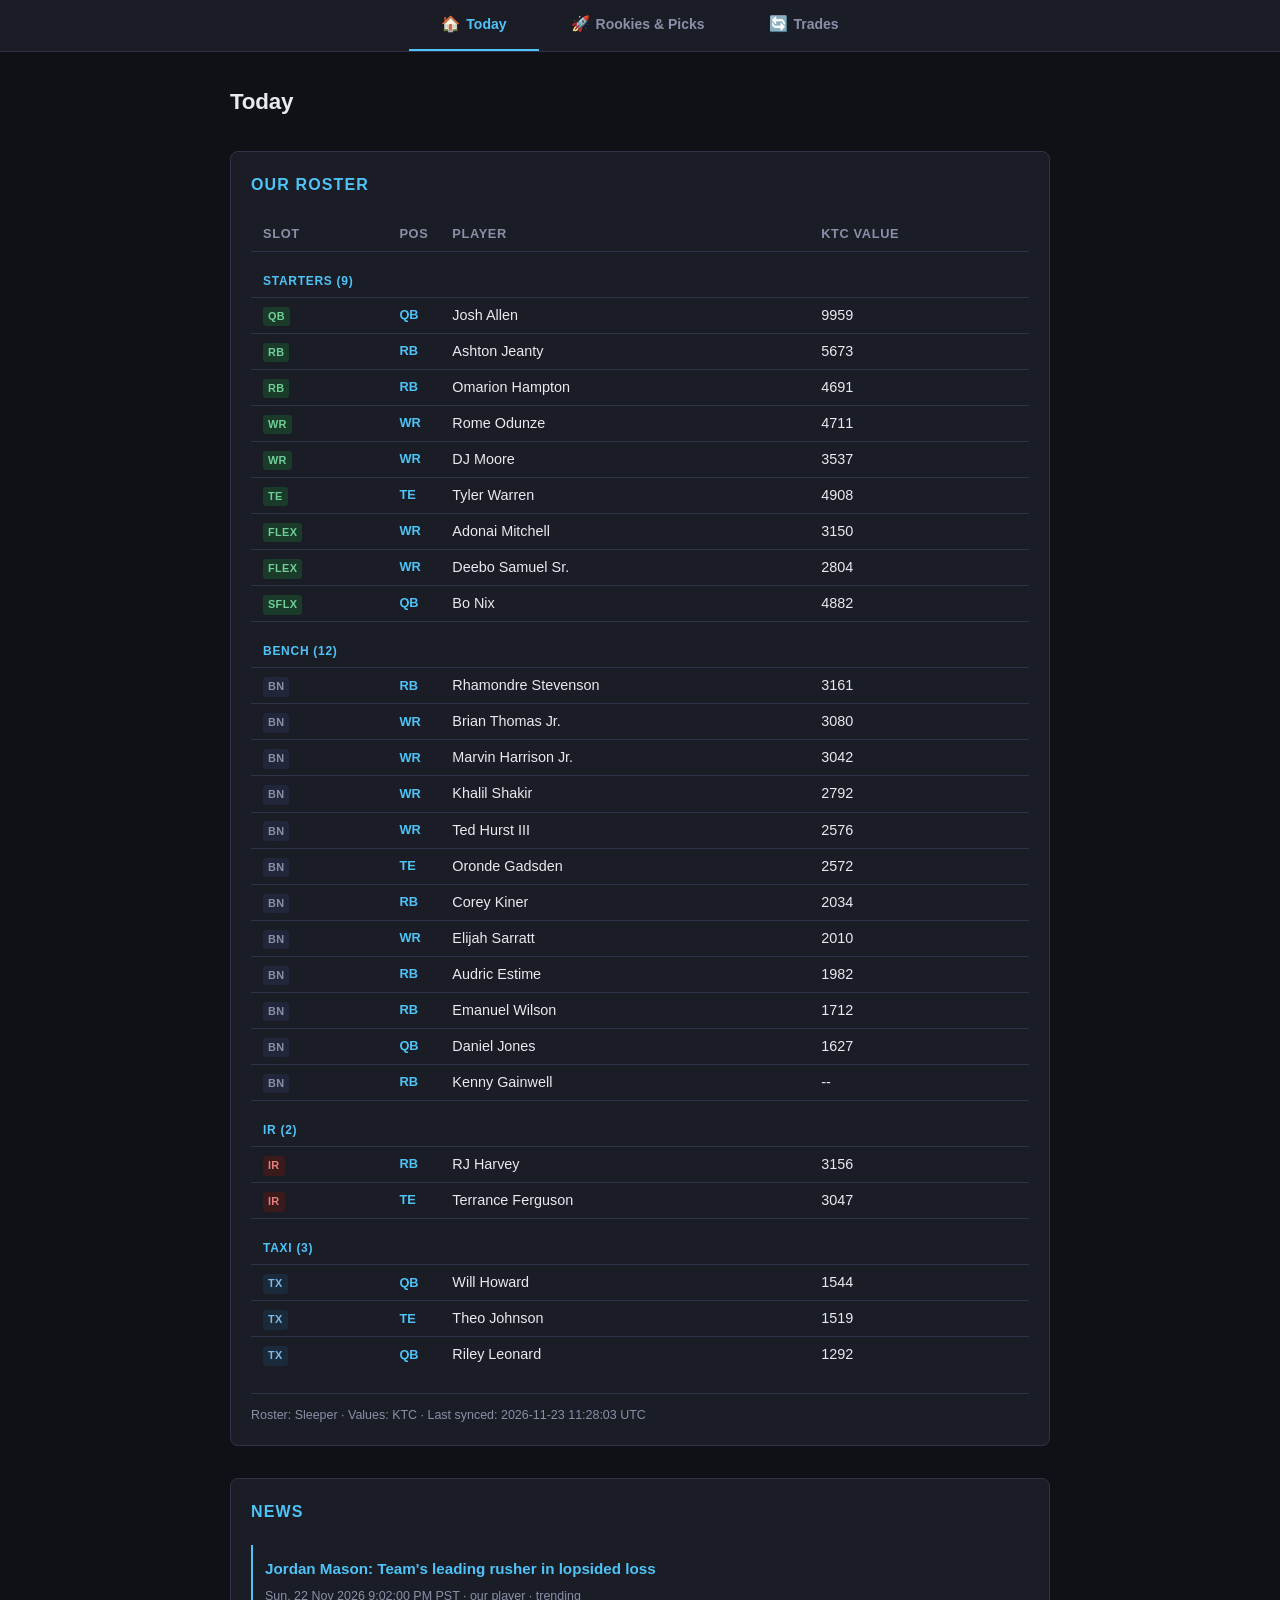
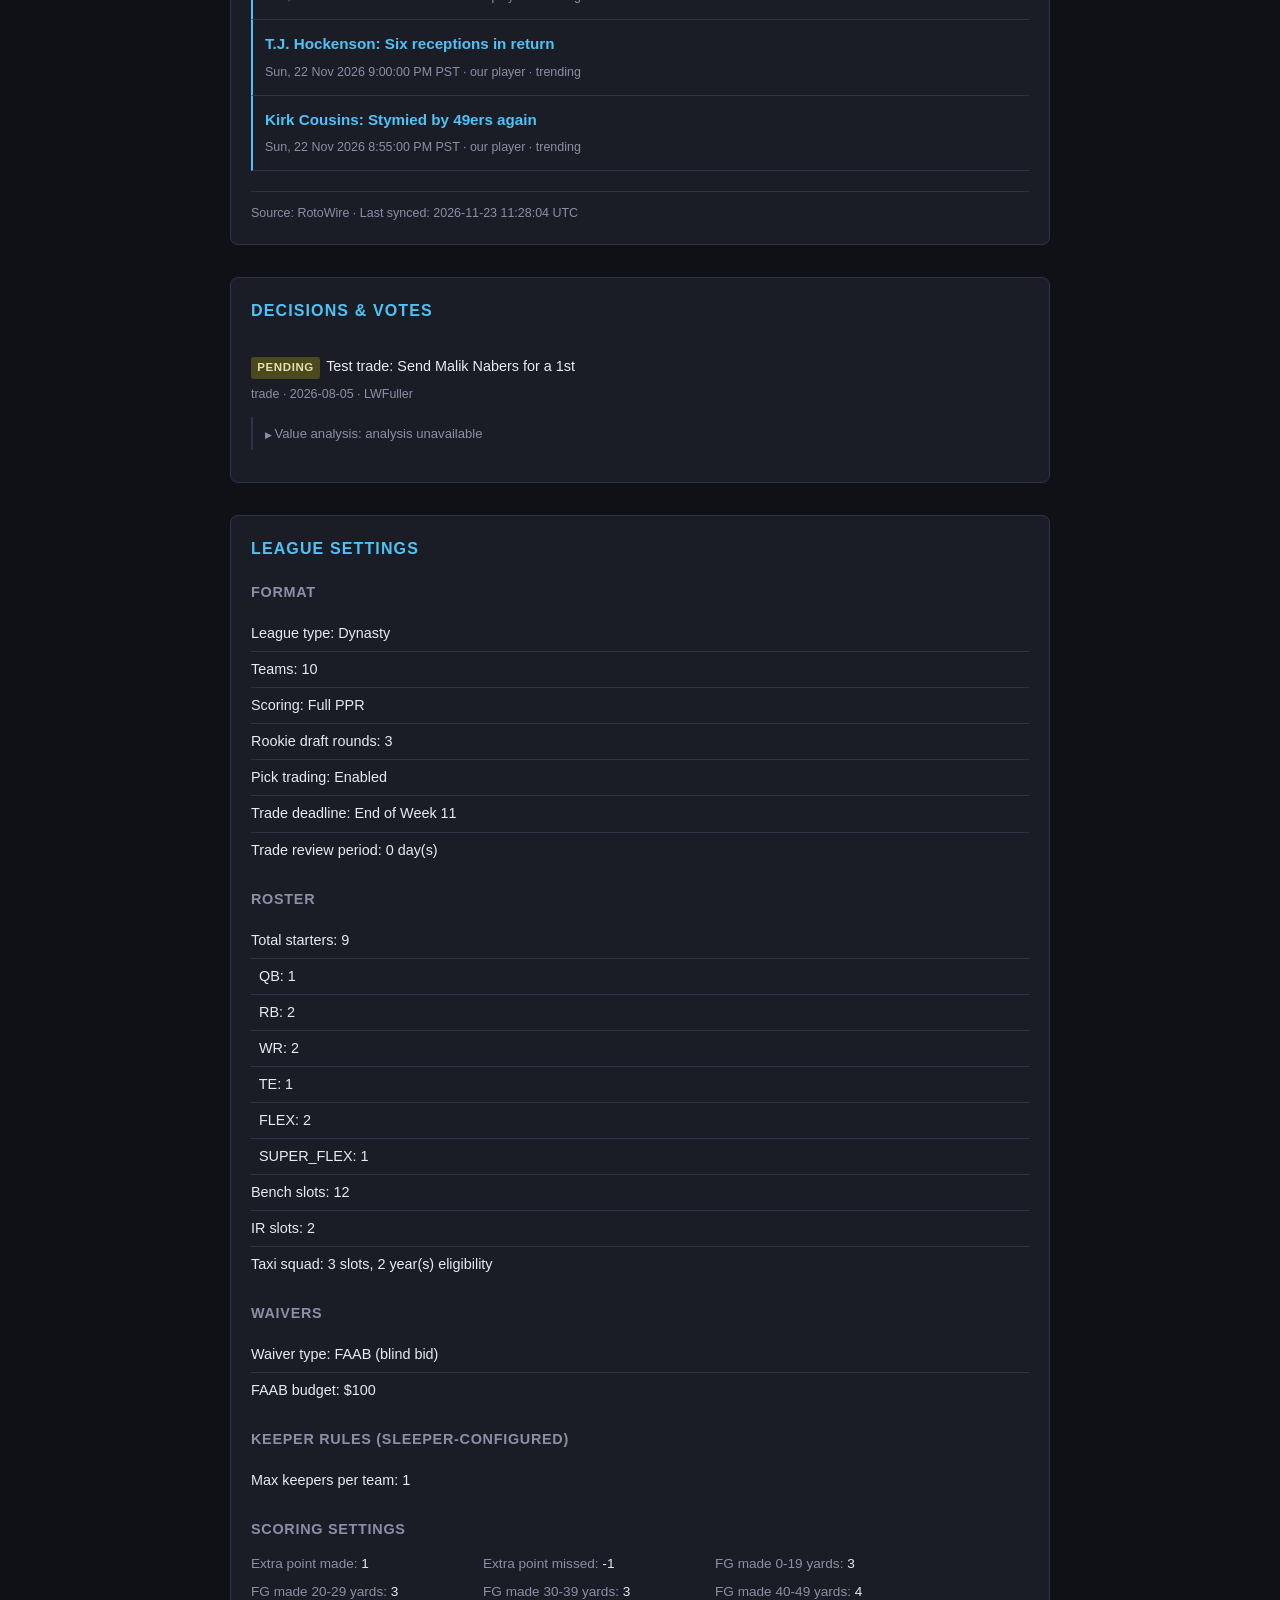
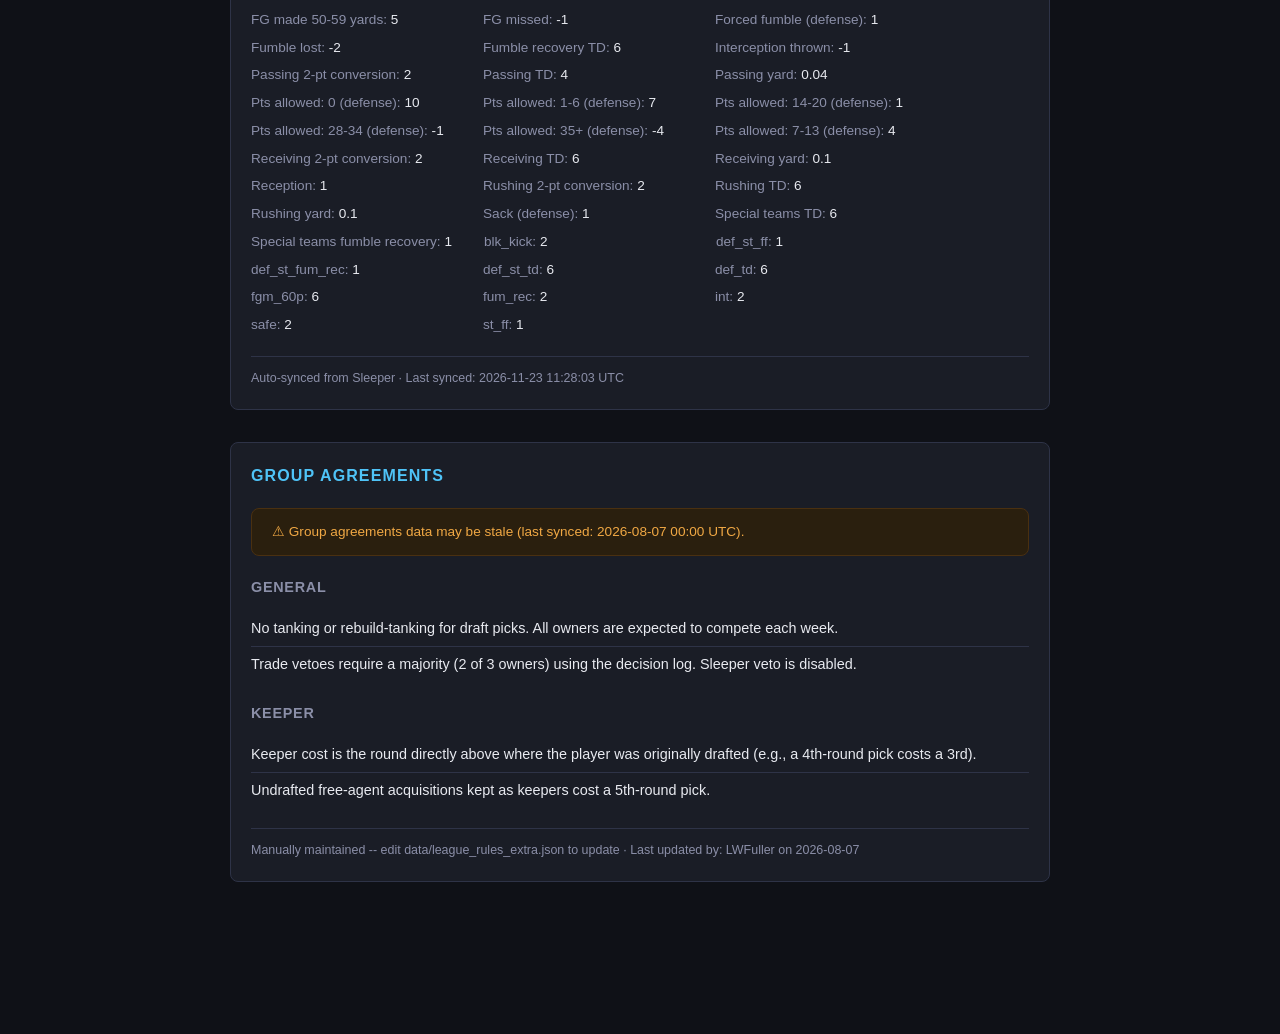
<file: index.html>
<!DOCTYPE html>
<html lang="en">
<head>
  <meta charset="UTF-8">
  <meta name="viewport" content="width=device-width, initial-scale=1.0">
  <title>Today | IslandBoiiiiiz Hub</title>
  <link rel="stylesheet" href="static/style.css">
</head>
<body>
<nav class="site-nav">
    <a href="index.html" class="active"><span class="nav-icon">&#127968;</span> Today</a>
    <a href="rookies.html"><span class="nav-icon">&#128640;</span> Rookies &amp; Picks</a>
    <a href="trades.html"><span class="nav-icon">&#128260;</span> Trades</a>
</nav>
<div class="page-container">
<h1 class="page-title">Today</h1>

<div class="section-card">
  <h2>Our Roster</h2>
  <div class="table-wrapper"><table><thead><tr><th>Slot</th><th>Pos</th><th>Player</th><th>KTC Value</th></tr></thead><tbody><tr class="roster-section"><td colspan="4">Starters (9)</td></tr>
<tr><td><span class="slot-badge slot-starter">QB</span></td><td class="pos-cell">QB</td><td>Josh Allen</td><td>9959</td></tr>
<tr><td><span class="slot-badge slot-starter">RB</span></td><td class="pos-cell">RB</td><td>Ashton Jeanty</td><td>5673</td></tr>
<tr><td><span class="slot-badge slot-starter">RB</span></td><td class="pos-cell">RB</td><td>Omarion Hampton</td><td>4691</td></tr>
<tr><td><span class="slot-badge slot-starter">WR</span></td><td class="pos-cell">WR</td><td>Rome Odunze</td><td>4711</td></tr>
<tr><td><span class="slot-badge slot-starter">WR</span></td><td class="pos-cell">WR</td><td>DJ Moore</td><td>3537</td></tr>
<tr><td><span class="slot-badge slot-starter">TE</span></td><td class="pos-cell">TE</td><td>Tyler Warren</td><td>4908</td></tr>
<tr><td><span class="slot-badge slot-starter">FLEX</span></td><td class="pos-cell">WR</td><td>Adonai Mitchell</td><td>3150</td></tr>
<tr><td><span class="slot-badge slot-starter">FLEX</span></td><td class="pos-cell">WR</td><td>Deebo Samuel Sr.</td><td>2804</td></tr>
<tr><td><span class="slot-badge slot-starter">SFLX</span></td><td class="pos-cell">QB</td><td>Bo Nix</td><td>4882</td></tr>
<tr class="roster-section"><td colspan="4">Bench (12)</td></tr>
<tr><td><span class="slot-badge slot-bench">BN</span></td><td class="pos-cell">RB</td><td>Rhamondre Stevenson</td><td>3161</td></tr>
<tr><td><span class="slot-badge slot-bench">BN</span></td><td class="pos-cell">WR</td><td>Brian Thomas Jr.</td><td>3080</td></tr>
<tr><td><span class="slot-badge slot-bench">BN</span></td><td class="pos-cell">WR</td><td>Marvin Harrison Jr.</td><td>3042</td></tr>
<tr><td><span class="slot-badge slot-bench">BN</span></td><td class="pos-cell">WR</td><td>Khalil Shakir</td><td>2792</td></tr>
<tr><td><span class="slot-badge slot-bench">BN</span></td><td class="pos-cell">WR</td><td>Ted Hurst III</td><td>2576</td></tr>
<tr><td><span class="slot-badge slot-bench">BN</span></td><td class="pos-cell">TE</td><td>Oronde Gadsden</td><td>2572</td></tr>
<tr><td><span class="slot-badge slot-bench">BN</span></td><td class="pos-cell">RB</td><td>Corey Kiner</td><td>2034</td></tr>
<tr><td><span class="slot-badge slot-bench">BN</span></td><td class="pos-cell">WR</td><td>Elijah Sarratt</td><td>2010</td></tr>
<tr><td><span class="slot-badge slot-bench">BN</span></td><td class="pos-cell">RB</td><td>Audric Estime</td><td>1982</td></tr>
<tr><td><span class="slot-badge slot-bench">BN</span></td><td class="pos-cell">RB</td><td>Emanuel Wilson</td><td>1712</td></tr>
<tr><td><span class="slot-badge slot-bench">BN</span></td><td class="pos-cell">QB</td><td>Daniel Jones</td><td>1627</td></tr>
<tr><td><span class="slot-badge slot-bench">BN</span></td><td class="pos-cell">RB</td><td>Kenny Gainwell</td><td>--</td></tr>
<tr class="roster-section"><td colspan="4">IR (2)</td></tr>
<tr><td><span class="slot-badge slot-ir">IR</span></td><td class="pos-cell">RB</td><td>RJ Harvey</td><td>3156</td></tr>
<tr><td><span class="slot-badge slot-ir">IR</span></td><td class="pos-cell">TE</td><td>Terrance Ferguson</td><td>3047</td></tr>
<tr class="roster-section"><td colspan="4">Taxi (3)</td></tr>
<tr><td><span class="slot-badge slot-taxi">TX</span></td><td class="pos-cell">QB</td><td>Will Howard</td><td>1544</td></tr>
<tr><td><span class="slot-badge slot-taxi">TX</span></td><td class="pos-cell">TE</td><td>Theo Johnson</td><td>1519</td></tr>
<tr><td><span class="slot-badge slot-taxi">TX</span></td><td class="pos-cell">QB</td><td>Riley Leonard</td><td>1292</td></tr></tbody></table></div>
<div class="section-meta">Roster: Sleeper &middot; Values: KTC &middot; Last synced: 2026-11-23 11:28:03 UTC</div>
</div>

<div class="section-card">
  <h2>News</h2>
  <div class="news-item rostered-item"><div class="headline"><a href="https://www.rotowire.com//football/player/jordan-mason-16163" target="_blank" rel="noopener">Jordan Mason: Team&#x27;s leading rusher in lopsided loss</a></div><div class="meta">Sun, 22 Nov 2026 9:02:00 PM PST &middot; our player &middot; trending</div></div>
<div class="news-item rostered-item"><div class="headline"><a href="https://www.rotowire.com//football/player/tj-hockenson-13610" target="_blank" rel="noopener">T.J. Hockenson: Six receptions in return</a></div><div class="meta">Sun, 22 Nov 2026 9:00:00 PM PST &middot; our player &middot; trending</div></div>
<div class="news-item rostered-item"><div class="headline"><a href="https://www.rotowire.com//football/player/kirk-cousins-8057" target="_blank" rel="noopener">Kirk Cousins: Stymied by 49ers again</a></div><div class="meta">Sun, 22 Nov 2026 8:55:00 PM PST &middot; our player &middot; trending</div></div>
<div class="section-meta">Source: RotoWire &middot; Last synced: 2026-11-23 11:28:04 UTC</div>
</div>

<div class="section-card">
  <h2>Decisions &amp; Votes</h2>
  <div class="decision-item"><div class="desc"><span class="status-badge badge-pending">Pending</span>Test trade: Send Malik Nabers for a 1st</div><div class="meta">trade &middot; 2026-08-05 &middot; LWFuller</div><details class="trade-analysis"><summary>Value analysis: analysis unavailable</summary><div class="trade-analysis-body"><table class="trade-values"><tr><th></th><th> sends</th><th> sends</th></tr><tr><td>Assets</td><td><em>none resolved</em></td><td><em>none resolved</em></td></tr><tr><td>Raw KTC</td><td>--</td><td>--</td></tr><tr><td>Adjusted</td><td>--</td><td>--</td></tr></table><ul class="trade-flags"><li>Description did not match expected format: &#x27;Test trade: Send Malik Nabers for a 1st&#x27;</li></ul></div></details></div>
</div>

<div class="section-card">
  <h2>League Settings</h2>
  <h3>Format</h3><ul class="rule-list"><li><span class="k">League type:</span> Dynasty</li><li><span class="k">Teams:</span> 10</li><li><span class="k">Scoring:</span> Full PPR</li><li><span class="k">Rookie draft rounds:</span> 3</li><li><span class="k">Pick trading:</span> Enabled</li><li><span class="k">Trade deadline:</span> End of Week 11</li><li><span class="k">Trade review period:</span> 0 day(s)</li></ul>
<h3>Roster</h3><ul class="rule-list"><li><span class="k">Total starters:</span> 9</li><li class="sub"><span class="k">&nbsp;&nbsp;QB:</span> 1</li><li class="sub"><span class="k">&nbsp;&nbsp;RB:</span> 2</li><li class="sub"><span class="k">&nbsp;&nbsp;WR:</span> 2</li><li class="sub"><span class="k">&nbsp;&nbsp;TE:</span> 1</li><li class="sub"><span class="k">&nbsp;&nbsp;FLEX:</span> 2</li><li class="sub"><span class="k">&nbsp;&nbsp;SUPER_FLEX:</span> 1</li><li><span class="k">Bench slots:</span> 12</li><li><span class="k">IR slots:</span> 2</li><li><span class="k">Taxi squad:</span> 3 slots, 2 year(s) eligibility</li></ul>
<h3>Waivers</h3><ul class="rule-list"><li><span class="k">Waiver type:</span> FAAB (blind bid)</li><li><span class="k">FAAB budget:</span> $100</li></ul>
<h3>Keeper Rules (Sleeper-configured)</h3><ul class="rule-list"><li><span class="k">Max keepers per team:</span> 1</li></ul>
<h3>Scoring Settings</h3><ul class="scoring-list"><li><span class="k">Extra point made:</span> 1</li><li><span class="k">Extra point missed:</span> -1</li><li><span class="k">FG made 0-19 yards:</span> 3</li><li><span class="k">FG made 20-29 yards:</span> 3</li><li><span class="k">FG made 30-39 yards:</span> 3</li><li><span class="k">FG made 40-49 yards:</span> 4</li><li><span class="k">FG made 50-59 yards:</span> 5</li><li><span class="k">FG missed:</span> -1</li><li><span class="k">Forced fumble (defense):</span> 1</li><li><span class="k">Fumble lost:</span> -2</li><li><span class="k">Fumble recovery TD:</span> 6</li><li><span class="k">Interception thrown:</span> -1</li><li><span class="k">Passing 2-pt conversion:</span> 2</li><li><span class="k">Passing TD:</span> 4</li><li><span class="k">Passing yard:</span> 0.04</li><li><span class="k">Pts allowed: 0 (defense):</span> 10</li><li><span class="k">Pts allowed: 1-6 (defense):</span> 7</li><li><span class="k">Pts allowed: 14-20 (defense):</span> 1</li><li><span class="k">Pts allowed: 28-34 (defense):</span> -1</li><li><span class="k">Pts allowed: 35+ (defense):</span> -4</li><li><span class="k">Pts allowed: 7-13 (defense):</span> 4</li><li><span class="k">Receiving 2-pt conversion:</span> 2</li><li><span class="k">Receiving TD:</span> 6</li><li><span class="k">Receiving yard:</span> 0.1</li><li><span class="k">Reception:</span> 1</li><li><span class="k">Rushing 2-pt conversion:</span> 2</li><li><span class="k">Rushing TD:</span> 6</li><li><span class="k">Rushing yard:</span> 0.1</li><li><span class="k">Sack (defense):</span> 1</li><li><span class="k">Special teams TD:</span> 6</li><li><span class="k">Special teams fumble recovery:</span> 1</li><li><span class="k">blk_kick:</span> 2</li><li><span class="k">def_st_ff:</span> 1</li><li><span class="k">def_st_fum_rec:</span> 1</li><li><span class="k">def_st_td:</span> 6</li><li><span class="k">def_td:</span> 6</li><li><span class="k">fgm_60p:</span> 6</li><li><span class="k">fum_rec:</span> 2</li><li><span class="k">int:</span> 2</li><li><span class="k">safe:</span> 2</li><li><span class="k">st_ff:</span> 1</li></ul>
<div class="section-meta">Auto-synced from Sleeper &middot; Last synced: 2026-11-23 11:28:03 UTC</div>
</div>

<div class="section-card">
  <h2>Group Agreements</h2>
  <div class="banner-warn">&#9888; Group agreements data may be stale (last synced: 2026-08-07 00:00 UTC).</div>
<h3>General</h3><ul class="rule-list"><li>No tanking or rebuild-tanking for draft picks. All owners are expected to compete each week.</li><li>Trade vetoes require a majority (2 of 3 owners) using the decision log. Sleeper veto is disabled.</li></ul>
<h3>Keeper</h3><ul class="rule-list"><li>Keeper cost is the round directly above where the player was originally drafted (e.g., a 4th-round pick costs a 3rd).</li><li>Undrafted free-agent acquisitions kept as keepers cost a 5th-round pick.</li></ul>
<div class="section-meta">Manually maintained -- edit data/league_rules_extra.json to update &middot; Last updated by: LWFuller on 2026-08-07</div>
</div>
</div>
</body>
</html>
</file>
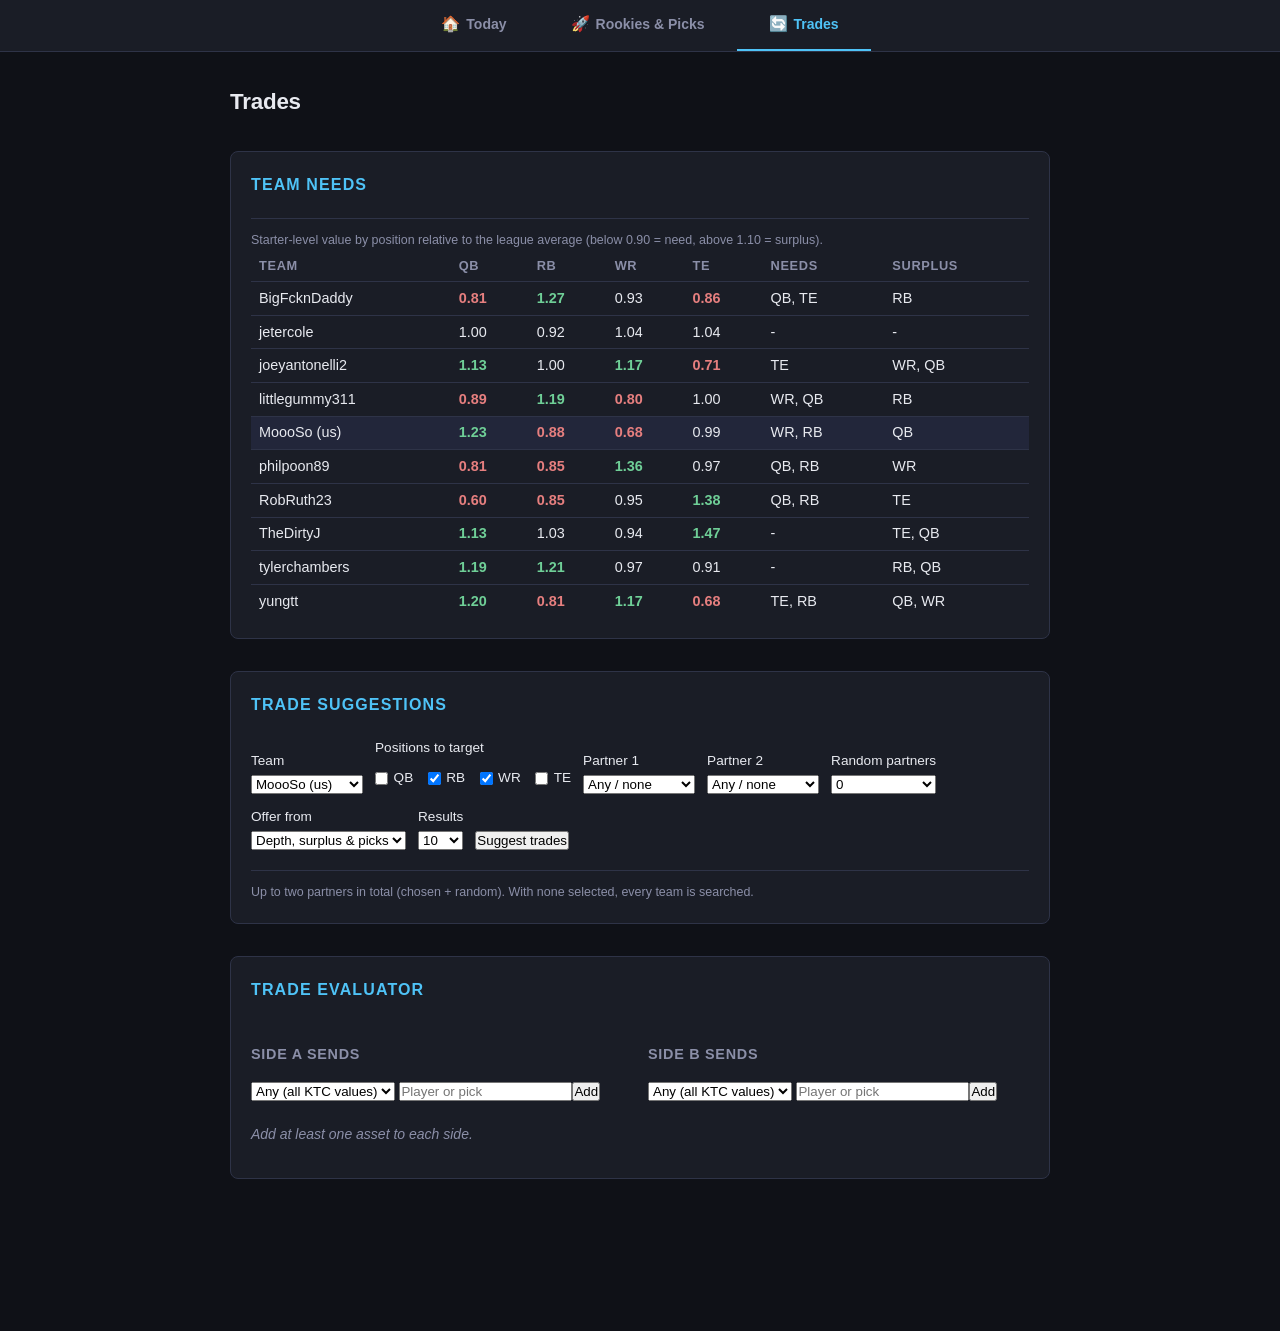
<file: trades.html>
<!DOCTYPE html>
<html lang="en">
<head>
  <meta charset="UTF-8">
  <meta name="viewport" content="width=device-width, initial-scale=1.0">
  <title>Trades | IslandBoiiiiiz Hub</title>
  <link rel="stylesheet" href="static/style.css">
</head>
<body>
<nav class="site-nav">
    <a href="index.html"><span class="nav-icon">&#127968;</span> Today</a>
    <a href="rookies.html"><span class="nav-icon">&#128640;</span> Rookies &amp; Picks</a>
    <a href="trades.html" class="active"><span class="nav-icon">&#128260;</span> Trades</a>
</nav>
<div class="page-container">

<style>
.trade-table{width:100%;border-collapse:collapse;font-size:.9rem}
.trade-table th,.trade-table td{padding:.3rem .5rem;border-bottom:1px solid var(--border);text-align:left}
.trade-table td.need{color:#e67f7f;font-weight:600}
.trade-table td.surplus{color:#6fcf97;font-weight:600}
.trade-table tr.ours{background:var(--surface-2)}
.trade-form{display:flex;flex-wrap:wrap;gap:.75rem;align-items:flex-end;margin-bottom:1rem}
.trade-form label,.trade-form .field{display:flex;flex-direction:column;font-size:.85rem;gap:.2rem}
.chk-row{display:flex;gap:.9rem;align-items:center;min-height:2rem}
.trade-form label.chk{flex-direction:row;align-items:center;gap:.35rem}
.chk input{margin:0}
.ev-grid{display:grid;grid-template-columns:repeat(auto-fit,minmax(260px,1fr));gap:1rem}
.ev-chips{list-style:none;padding:0;margin:.5rem 0}
.ev-chips li{display:flex;justify-content:space-between;padding:.2rem 0;border-bottom:1px solid var(--border)}
</style>
<h1 class="page-title">Trades</h1>

<div class="section-card">
  <h2>Team Needs</h2>
  <p class="section-meta">Starter-level value by position relative to the league average (below 0.90 = need, above 1.10 = surplus).</p>
  <div id="needs-table"></div>
</div>

<div class="section-card">
  <h2>Trade Suggestions</h2>
  <div class="trade-form">
    <label>Team <select id="sg-team"></select></label>
    <div class="field"><span>Positions to target</span><div id="sg-needs" class="chk-row"></div></div>
    <label>Partner 1 <select id="sg-p1"></select></label>
    <label>Partner 2 <select id="sg-p2"></select></label>
    <label>Random partners
      <select id="sg-random"><option value="0">0</option><option value="1">1</option><option value="2">2</option></select></label>
    <label>Offer from <select id="sg-pool"><option value="depth">Depth, surplus &amp; picks</option><option value="all">All assets</option></select></label>
    <label>Results <select id="sg-top"><option>5</option><option selected>10</option><option>15</option></select></label>
    <button type="button" id="sg-go">Suggest trades</button>
  </div>
  <p class="section-meta">Up to two partners in total (chosen + random). With none selected, every team is searched.</p>
  <div id="sg-out"></div>
</div>

<div class="section-card">
  <h2>Trade Evaluator</h2>
  <div class="ev-grid">
    <div><h3>Side A sends</h3>
      <select id="ev-team-a"></select>
      <input id="ev-in-a" list="ev-list-a" placeholder="Player or pick"><button type="button" id="ev-add-a">Add</button>
      <datalist id="ev-list-a"></datalist><ul class="ev-chips" id="ev-chips-a"></ul></div>
    <div><h3>Side B sends</h3>
      <select id="ev-team-b"></select>
      <input id="ev-in-b" list="ev-list-b" placeholder="Player or pick"><button type="button" id="ev-add-b">Add</button>
      <datalist id="ev-list-b"></datalist><ul class="ev-chips" id="ev-chips-b"></ul></div>
  </div>
  <div id="ev-out"></div>
</div>

<script type="application/json" id="trade-data">{"teams":[{"name":"BigFcknDaddy","ours":false,"players":[{"type":"player","name":"Jahmyr Gibbs","position":"RB","value":9999},{"type":"player","name":"Christian Watson","position":"WR","value":5965},{"type":"player","name":"George Pickens","position":"WR","value":5691},{"type":"player","name":"Jared Goff","position":"QB","value":4934},{"type":"player","name":"Denzel Boston","position":"WR","value":4855},{"type":"player","name":"Justin Herbert","position":"QB","value":4825},{"type":"player","name":"D'Andre Swift","position":"RB","value":4807},{"type":"player","name":"Chase Brown","position":"RB","value":4761},{"type":"player","name":"Sam LaPorta","position":"TE","value":4317},{"type":"player","name":"Tony Pollard","position":"RB","value":3405},{"type":"player","name":"Davante Adams","position":"WR","value":3312},{"type":"player","name":"A.J. Brown","position":"WR","value":3156},{"type":"player","name":"Jayden Higgins","position":"WR","value":2972},{"type":"player","name":"Elic Ayomanor","position":"WR","value":2600},{"type":"player","name":"Travis Hunter","position":"WR","value":2590},{"type":"player","name":"Jake Ferguson","position":"TE","value":2576},{"type":"player","name":"AJ Barner","position":"TE","value":2543},{"type":"player","name":"Jacoby Brissett","position":"QB","value":2337},{"type":"player","name":"Treylon Burks","position":"WR","value":2061},{"type":"player","name":"Jaylen Wright","position":"RB","value":2037},{"type":"player","name":"Jauan Jennings","position":"WR","value":1434},{"type":"player","name":"Tua Tagovailoa","position":"QB","value":1194}],"picks":[{"type":"pick","name":"2027 Mid 1st","value":5463},{"type":"pick","name":"2028 Mid 1st","value":4841},{"type":"pick","name":"2029 Mid 1st","value":4345},{"type":"pick","name":"2027 Mid 2nd","value":3497},{"type":"pick","name":"2028 Mid 2nd","value":3163},{"type":"pick","name":"2029 Mid 2nd","value":2947},{"type":"pick","name":"2027 Mid 3rd","value":2605},{"type":"pick","name":"2028 Mid 3rd","value":2464},{"type":"pick","name":"2029 Mid 3rd","value":2147}],"ratio":{"QB":0.81,"RB":1.27,"WR":0.93,"TE":0.86},"needs":["QB","TE"],"surplus":["RB"],"pool":["2027 Mid 1st","2028 Mid 1st","2029 Mid 1st","2027 Mid 2nd","2028 Mid 2nd","2029 Mid 2nd","2027 Mid 3rd","2028 Mid 3rd","2029 Mid 3rd","Jacoby Brissett","Tua Tagovailoa","Chase Brown","Tony Pollard","Jaylen Wright","A.J. Brown","Jayden Higgins","Elic Ayomanor","Travis Hunter","Treylon Burks","Jauan Jennings","AJ Barner"]},{"name":"jetercole","ours":false,"players":[{"type":"player","name":"Puka Nacua","position":"WR","value":7248},{"type":"player","name":"Parker Washington","position":"WR","value":6139},{"type":"player","name":"Lamar Jackson","position":"QB","value":6073},{"type":"player","name":"Jeremiyah Love","position":"RB","value":6072},{"type":"player","name":"C.J. Stroud","position":"QB","value":6020},{"type":"player","name":"Isaiah Likely","position":"TE","value":5172},{"type":"player","name":"Jameson Williams","position":"WR","value":4643},{"type":"player","name":"Jadarian Price","position":"RB","value":4452},{"type":"player","name":"Ladd McConkey","position":"WR","value":4136},{"type":"player","name":"Derrick Henry","position":"RB","value":3724},{"type":"player","name":"De'Zhaun Stribling","position":"WR","value":3519},{"type":"player","name":"Sam Darnold","position":"QB","value":3436},{"type":"player","name":"Kyle Pitts","position":"TE","value":3207},{"type":"player","name":"Ja'Kobi Lane","position":"WR","value":3155},{"type":"player","name":"Malik Washington","position":"WR","value":2955},{"type":"player","name":"Keon Coleman","position":"WR","value":2846},{"type":"player","name":"Romeo Doubs","position":"WR","value":2629},{"type":"player","name":"Juwan Johnson","position":"TE","value":2532},{"type":"player","name":"Chris Rodriguez","position":"RB","value":2493},{"type":"player","name":"Nicholas Singleton","position":"RB","value":2373},{"type":"player","name":"Chimere Dike","position":"WR","value":2264},{"type":"player","name":"Max Klare","position":"TE","value":1971},{"type":"player","name":"Adam Randall","position":"RB","value":1809},{"type":"player","name":"Jalen Nailor","position":"WR","value":1774},{"type":"player","name":"Deion Burks","position":"WR","value":1632},{"type":"player","name":"KeAndre Lambert-Smith","position":"WR","value":1150}],"picks":[{"type":"pick","name":"2027 Mid 1st","value":5463},{"type":"pick","name":"2028 Mid 1st","value":4841},{"type":"pick","name":"2029 Mid 1st","value":4345},{"type":"pick","name":"2027 Mid 2nd","value":3497},{"type":"pick","name":"2028 Mid 2nd","value":3163},{"type":"pick","name":"2029 Mid 2nd","value":2947},{"type":"pick","name":"2027 Mid 3rd","value":2605},{"type":"pick","name":"2028 Mid 3rd","value":2464},{"type":"pick","name":"2029 Mid 3rd","value":2147}],"ratio":{"QB":1.0,"RB":0.92,"WR":1.04,"TE":1.04},"needs":[],"surplus":[],"pool":["2027 Mid 1st","2028 Mid 1st","2029 Mid 1st","2027 Mid 2nd","2028 Mid 2nd","2029 Mid 2nd","2027 Mid 3rd","2028 Mid 3rd","2029 Mid 3rd","Sam Darnold","Chris Rodriguez","Nicholas Singleton","Adam Randall","De'Zhaun Stribling","Ja'Kobi Lane","Malik Washington","Keon Coleman","Romeo Doubs","Chimere Dike","Jalen Nailor","Deion Burks","KeAndre Lambert-Smith","Juwan Johnson","Max Klare"]},{"name":"joeyantonelli2","ours":false,"players":[{"type":"player","name":"Jaxon Smith-Njigba","position":"WR","value":9999},{"type":"player","name":"Joe Burrow","position":"QB","value":8116},{"type":"player","name":"Drake London","position":"WR","value":6320},{"type":"player","name":"Tee Higgins","position":"WR","value":5947},{"type":"player","name":"Bucky Irving","position":"RB","value":5903},{"type":"player","name":"Jaxson Dart","position":"QB","value":5468},{"type":"player","name":"Chuba Hubbard","position":"RB","value":4954},{"type":"player","name":"Tyler Shough","position":"QB","value":4887},{"type":"player","name":"Cam Skattebo","position":"RB","value":4548},{"type":"player","name":"Saquon Barkley","position":"RB","value":3767},{"type":"player","name":"Kyle Monangai","position":"RB","value":3731},{"type":"player","name":"Kaelon Black","position":"RB","value":3414},{"type":"player","name":"Michael Mayer","position":"TE","value":2857},{"type":"player","name":"T.J. Hockenson","position":"TE","value":2822},{"type":"player","name":"Deshaun Watson","position":"QB","value":2795},{"type":"player","name":"Travis Kelce","position":"TE","value":2716},{"type":"player","name":"Jayden Reed","position":"WR","value":2709},{"type":"player","name":"Cyrus Allen","position":"WR","value":2528},{"type":"player","name":"Geno Smith","position":"QB","value":2417},{"type":"player","name":"Courtland Sutton","position":"WR","value":2301},{"type":"player","name":"Mark Andrews","position":"TE","value":2225},{"type":"player","name":"Chris Godwin","position":"WR","value":2138},{"type":"player","name":"Chris Brazzell II","position":"WR","value":2017},{"type":"player","name":"Alvin Kamara","position":"RB","value":1985},{"type":"player","name":"Skyler Bell","position":"WR","value":1804},{"type":"player","name":"Brandon Aiyuk","position":"WR","value":1174}],"picks":[{"type":"pick","name":"2027 Mid 1st","value":5463},{"type":"pick","name":"2028 Mid 1st","value":4841},{"type":"pick","name":"2029 Mid 1st","value":4345},{"type":"pick","name":"2027 Mid 2nd","value":3497},{"type":"pick","name":"2028 Mid 2nd","value":3163},{"type":"pick","name":"2029 Mid 2nd","value":2947},{"type":"pick","name":"2027 Mid 3rd","value":2605},{"type":"pick","name":"2028 Mid 3rd","value":2464},{"type":"pick","name":"2029 Mid 3rd","value":2147}],"ratio":{"QB":1.13,"RB":1.0,"WR":1.17,"TE":0.71},"needs":["TE"],"surplus":["WR","QB"],"pool":["2027 Mid 1st","2028 Mid 1st","2029 Mid 1st","2027 Mid 2nd","2028 Mid 2nd","2029 Mid 2nd","2027 Mid 3rd","2028 Mid 3rd","2029 Mid 3rd","Jaxson Dart","Tyler Shough","Deshaun Watson","Geno Smith","Saquon Barkley","Kyle Monangai","Kaelon Black","Alvin Kamara","Jayden Reed","Cyrus Allen","Courtland Sutton","Chris Godwin","Chris Brazzell II","Skyler Bell","Brandon Aiyuk","Travis Kelce","Mark Andrews"]},{"name":"littlegummy311","ours":false,"players":[{"type":"player","name":"Bijan Robinson","position":"RB","value":9129},{"type":"player","name":"Tetairoa McMillan","position":"WR","value":5966},{"type":"player","name":"Fernando Mendoza","position":"QB","value":5768},{"type":"player","name":"De'Von Achane","position":"RB","value":5582},{"type":"player","name":"Harold Fannin","position":"TE","value":4995},{"type":"player","name":"Dak Prescott","position":"QB","value":4953},{"type":"player","name":"Omar Cooper Jr.","position":"WR","value":4508},{"type":"player","name":"Ollie Gordon II","position":"RB","value":3736},{"type":"player","name":"Baker Mayfield","position":"QB","value":3385},{"type":"player","name":"Jaylen Waddle","position":"WR","value":3307},{"type":"player","name":"TreVeyon Henderson","position":"RB","value":3274},{"type":"player","name":"Michael Penix Jr.","position":"QB","value":3229},{"type":"player","name":"Kirk Cousins","position":"QB","value":3193},{"type":"player","name":"Mike Evans","position":"WR","value":3192},{"type":"player","name":"Mike Washington Jr.","position":"RB","value":3178},{"type":"player","name":"Brenton Strange","position":"TE","value":3033},{"type":"player","name":"Tre Tucker","position":"WR","value":2794},{"type":"player","name":"Tyler Allgeier","position":"RB","value":2718},{"type":"player","name":"Jakobi Meyers","position":"WR","value":2670},{"type":"player","name":"Demario Douglas","position":"WR","value":2606},{"type":"player","name":"Pat Freiermuth","position":"TE","value":2561},{"type":"player","name":"Terry McLaurin","position":"WR","value":2554},{"type":"player","name":"Aaron Jones","position":"RB","value":2439},{"type":"player","name":"Samaje Perine","position":"RB","value":1653},{"type":"player","name":"Jacob Saylors","position":"RB","value":765}],"picks":[{"type":"pick","name":"2027 Mid 1st","value":5463},{"type":"pick","name":"2028 Mid 1st","value":4841},{"type":"pick","name":"2029 Mid 1st","value":4345},{"type":"pick","name":"2027 Mid 2nd","value":3497},{"type":"pick","name":"2028 Mid 2nd","value":3163},{"type":"pick","name":"2029 Mid 2nd","value":2947},{"type":"pick","name":"2027 Mid 3rd","value":2605},{"type":"pick","name":"2028 Mid 3rd","value":2464},{"type":"pick","name":"2029 Mid 3rd","value":2147}],"ratio":{"QB":0.89,"RB":1.19,"WR":0.8,"TE":1.0},"needs":["WR","QB"],"surplus":["RB"],"pool":["2027 Mid 1st","2028 Mid 1st","2029 Mid 1st","2027 Mid 2nd","2028 Mid 2nd","2029 Mid 2nd","2027 Mid 3rd","2028 Mid 3rd","2029 Mid 3rd","Baker Mayfield","Michael Penix Jr.","Kirk Cousins","Ollie Gordon II","TreVeyon Henderson","Mike Washington Jr.","Tyler Allgeier","Aaron Jones","Samaje Perine","Jacob Saylors","Tre Tucker","Jakobi Meyers","Demario Douglas","Terry McLaurin","Pat Freiermuth"]},{"name":"MoooSo","ours":true,"players":[{"type":"player","name":"Josh Allen","position":"QB","value":9959},{"type":"player","name":"Ashton Jeanty","position":"RB","value":5673},{"type":"player","name":"Tyler Warren","position":"TE","value":4908},{"type":"player","name":"Bo Nix","position":"QB","value":4882},{"type":"player","name":"Rome Odunze","position":"WR","value":4711},{"type":"player","name":"Omarion Hampton","position":"RB","value":4691},{"type":"player","name":"D.J. Moore","position":"WR","value":3537},{"type":"player","name":"Rhamondre Stevenson","position":"RB","value":3161},{"type":"player","name":"RJ Harvey","position":"RB","value":3156},{"type":"player","name":"Adonai Mitchell","position":"WR","value":3150},{"type":"player","name":"Brian Thomas Jr.","position":"WR","value":3080},{"type":"player","name":"Terrance Ferguson","position":"TE","value":3047},{"type":"player","name":"Marvin Harrison Jr.","position":"WR","value":3042},{"type":"player","name":"Deebo Samuel","position":"WR","value":2804},{"type":"player","name":"Khalil Shakir","position":"WR","value":2792},{"type":"player","name":"Ted Hurst","position":"WR","value":2576},{"type":"player","name":"Oronde Gadsden","position":"TE","value":2572},{"type":"player","name":"Corey Kiner","position":"RB","value":2034},{"type":"player","name":"Elijah Sarratt","position":"WR","value":2010},{"type":"player","name":"Audric Estime","position":"RB","value":1982},{"type":"player","name":"Emanuel Wilson","position":"RB","value":1712},{"type":"player","name":"Daniel Jones","position":"QB","value":1627},{"type":"player","name":"Will Howard","position":"QB","value":1544},{"type":"player","name":"Theo Johnson","position":"TE","value":1519},{"type":"player","name":"Riley Leonard","position":"QB","value":1292}],"picks":[{"type":"pick","name":"2027 Mid 1st","value":5463},{"type":"pick","name":"2028 Mid 1st","value":4841},{"type":"pick","name":"2029 Mid 1st","value":4345},{"type":"pick","name":"2027 Mid 2nd","value":3497},{"type":"pick","name":"2028 Mid 2nd","value":3163},{"type":"pick","name":"2029 Mid 2nd","value":2947},{"type":"pick","name":"2027 Mid 3rd","value":2605},{"type":"pick","name":"2028 Mid 3rd","value":2464},{"type":"pick","name":"2029 Mid 3rd","value":2147}],"ratio":{"QB":1.23,"RB":0.88,"WR":0.68,"TE":0.99},"needs":["WR","RB"],"surplus":["QB"],"pool":["2027 Mid 1st","2028 Mid 1st","2029 Mid 1st","2027 Mid 2nd","2028 Mid 2nd","2029 Mid 2nd","2027 Mid 3rd","2028 Mid 3rd","2029 Mid 3rd","Bo Nix","Daniel Jones","Will Howard","Riley Leonard","RJ Harvey","Corey Kiner","Audric Estime","Emanuel Wilson","Marvin Harrison Jr.","Deebo Samuel","Khalil Shakir","Ted Hurst","Elijah Sarratt","Oronde Gadsden","Theo Johnson"]},{"name":"philpoon89","ours":false,"players":[{"type":"player","name":"Ja'Marr Chase","position":"WR","value":9226},{"type":"player","name":"CeeDee Lamb","position":"WR","value":7267},{"type":"player","name":"Matthew Golden","position":"WR","value":6590},{"type":"player","name":"Jordan Love","position":"QB","value":6422},{"type":"player","name":"Zay Flowers","position":"WR","value":5912},{"type":"player","name":"Colston Loveland","position":"TE","value":5667},{"type":"player","name":"Jonathan Taylor","position":"RB","value":5524},{"type":"player","name":"Jaylen Warren","position":"RB","value":4500},{"type":"player","name":"Jalen Coker","position":"WR","value":3844},{"type":"player","name":"Matthew Stafford","position":"QB","value":3359},{"type":"player","name":"Ty Simpson","position":"QB","value":3356},{"type":"player","name":"Josh Jacobs","position":"RB","value":3179},{"type":"player","name":"Woody Marks","position":"RB","value":3001},{"type":"player","name":"Tank Dell","position":"WR","value":2959},{"type":"player","name":"Jacory Croskey-Merritt","position":"RB","value":2803},{"type":"player","name":"Tre Harris","position":"WR","value":2696},{"type":"player","name":"Wan'Dale Robinson","position":"WR","value":2679},{"type":"player","name":"Devaughn Vele","position":"WR","value":2357},{"type":"player","name":"Keaton Mitchell","position":"RB","value":2299},{"type":"player","name":"Kyler Murray","position":"QB","value":2293},{"type":"player","name":"Mike Gesicki","position":"TE","value":2110},{"type":"player","name":"Savion Williams","position":"WR","value":1984},{"type":"player","name":"MarShawn Lloyd","position":"RB","value":1940},{"type":"player","name":"DJ Giddens","position":"RB","value":1726}],"picks":[{"type":"pick","name":"2027 Mid 1st","value":5463},{"type":"pick","name":"2028 Mid 1st","value":4841},{"type":"pick","name":"2029 Mid 1st","value":4345},{"type":"pick","name":"2027 Mid 2nd","value":3497},{"type":"pick","name":"2028 Mid 2nd","value":3163},{"type":"pick","name":"2029 Mid 2nd","value":2947},{"type":"pick","name":"2027 Mid 3rd","value":2605},{"type":"pick","name":"2028 Mid 3rd","value":2464},{"type":"pick","name":"2029 Mid 3rd","value":2147}],"ratio":{"QB":0.81,"RB":0.85,"WR":1.36,"TE":0.97},"needs":["QB","RB"],"surplus":["WR"],"pool":["2027 Mid 1st","2028 Mid 1st","2029 Mid 1st","2027 Mid 2nd","2028 Mid 2nd","2029 Mid 2nd","2027 Mid 3rd","2028 Mid 3rd","2029 Mid 3rd","Ty Simpson","Kyler Murray","Woody Marks","Jacory Croskey-Merritt","Keaton Mitchell","MarShawn Lloyd","DJ Giddens","Zay Flowers","Jalen Coker","Tank Dell","Tre Harris","Wan'Dale Robinson","Devaughn Vele","Savion Williams"]},{"name":"RobRuth23","ours":false,"players":[{"type":"player","name":"Trey McBride","position":"TE","value":7150},{"type":"player","name":"Justin Jefferson","position":"WR","value":6985},{"type":"player","name":"Nico Collins","position":"WR","value":5702},{"type":"player","name":"Breece Hall","position":"RB","value":5052},{"type":"player","name":"Kyren Williams","position":"RB","value":4801},{"type":"player","name":"Makai Lemon","position":"WR","value":4503},{"type":"player","name":"Jalen Hurts","position":"QB","value":4410},{"type":"player","name":"George Kittle","position":"TE","value":3974},{"type":"player","name":"Travis Etienne","position":"RB","value":3225},{"type":"player","name":"Alec Pierce","position":"WR","value":3166},{"type":"player","name":"Pat Bryant","position":"WR","value":3027},{"type":"player","name":"Carson Beck","position":"QB","value":2849},{"type":"player","name":"Stefon Diggs","position":"WR","value":2846},{"type":"player","name":"David Montgomery","position":"RB","value":2800},{"type":"player","name":"Jordan Mason","position":"RB","value":2708},{"type":"player","name":"Shedeur Sanders","position":"QB","value":2591},{"type":"player","name":"Xavier Hutchinson","position":"WR","value":2468},{"type":"player","name":"Mac Jones","position":"QB","value":2439},{"type":"player","name":"Hunter Henry","position":"TE","value":2417},{"type":"player","name":"Drew Lock","position":"QB","value":2391},{"type":"player","name":"Aaron Rodgers","position":"QB","value":2097},{"type":"player","name":"Keenan Allen","position":"WR","value":2076},{"type":"player","name":"Joe Milton","position":"QB","value":2035},{"type":"player","name":"Kyle McCord","position":"QB","value":1930},{"type":"player","name":"Isiah Pacheco","position":"RB","value":1290}],"picks":[{"type":"pick","name":"2027 Mid 1st","value":5463},{"type":"pick","name":"2028 Mid 1st","value":4841},{"type":"pick","name":"2029 Mid 1st","value":4345},{"type":"pick","name":"2027 Mid 2nd","value":3497},{"type":"pick","name":"2028 Mid 2nd","value":3163},{"type":"pick","name":"2029 Mid 2nd","value":2947},{"type":"pick","name":"2027 Mid 3rd","value":2605},{"type":"pick","name":"2028 Mid 3rd","value":2464},{"type":"pick","name":"2029 Mid 3rd","value":2147}],"ratio":{"QB":0.6,"RB":0.85,"WR":0.95,"TE":1.38},"needs":["QB","RB"],"surplus":["TE"],"pool":["2027 Mid 1st","2028 Mid 1st","2029 Mid 1st","2027 Mid 2nd","2028 Mid 2nd","2029 Mid 2nd","2027 Mid 3rd","2028 Mid 3rd","2029 Mid 3rd","Shedeur Sanders","Mac Jones","Drew Lock","Aaron Rodgers","Joe Milton","Kyle McCord","David Montgomery","Jordan Mason","Isiah Pacheco","Pat Bryant","Stefon Diggs","Xavier Hutchinson","Keenan Allen","George Kittle","Hunter Henry"]},{"name":"TheDirtyJ","ours":false,"players":[{"type":"player","name":"Brock Bowers","position":"TE","value":7955},{"type":"player","name":"Brock Purdy","position":"QB","value":7262},{"type":"player","name":"Jayden Daniels","position":"QB","value":6370},{"type":"player","name":"James Cook","position":"RB","value":6321},{"type":"player","name":"Garrett Wilson","position":"WR","value":5671},{"type":"player","name":"Jordyn Tyson","position":"WR","value":5540},{"type":"player","name":"Jonah Coleman","position":"RB","value":5095},{"type":"player","name":"Emeka Egbuka","position":"WR","value":4883},{"type":"player","name":"Blake Corum","position":"RB","value":4457},{"type":"player","name":"Cam Ward","position":"QB","value":4117},{"type":"player","name":"Michael Wilson","position":"WR","value":4019},{"type":"player","name":"Kenyon Sadiq","position":"TE","value":3907},{"type":"player","name":"Braelon Allen","position":"RB","value":3826},{"type":"player","name":"Germie Bernard","position":"WR","value":3716},{"type":"player","name":"Jordan Addison","position":"WR","value":3353},{"type":"player","name":"Chris Bell","position":"WR","value":2990},{"type":"player","name":"Dylan Sampson","position":"RB","value":2933},{"type":"player","name":"Ryan Flournoy","position":"WR","value":2763},{"type":"player","name":"Rico Dowdle","position":"RB","value":2658},{"type":"player","name":"Rachaad White","position":"RB","value":2576},{"type":"player","name":"Isaac TeSlaa","position":"WR","value":2513},{"type":"player","name":"Drew Allar","position":"QB","value":2244},{"type":"player","name":"Konata Mumpfield","position":"WR","value":2148},{"type":"player","name":"Darren Waller","position":"TE","value":1817},{"type":"player","name":"Eli Heidenreich","position":"RB","value":1323}],"picks":[{"type":"pick","name":"2027 Mid 1st","value":5463},{"type":"pick","name":"2028 Mid 1st","value":4841},{"type":"pick","name":"2029 Mid 1st","value":4345},{"type":"pick","name":"2027 Mid 2nd","value":3497},{"type":"pick","name":"2028 Mid 2nd","value":3163},{"type":"pick","name":"2029 Mid 2nd","value":2947},{"type":"pick","name":"2027 Mid 3rd","value":2605},{"type":"pick","name":"2028 Mid 3rd","value":2464},{"type":"pick","name":"2029 Mid 3rd","value":2147}],"ratio":{"QB":1.13,"RB":1.03,"WR":0.94,"TE":1.47},"needs":[],"surplus":["TE","QB"],"pool":["2027 Mid 1st","2028 Mid 1st","2029 Mid 1st","2027 Mid 2nd","2028 Mid 2nd","2029 Mid 2nd","2027 Mid 3rd","2028 Mid 3rd","2029 Mid 3rd","Jayden Daniels","Cam Ward","Drew Allar","Braelon Allen","Dylan Sampson","Rico Dowdle","Rachaad White","Eli Heidenreich","Germie Bernard","Jordan Addison","Chris Bell","Ryan Flournoy","Isaac TeSlaa","Konata Mumpfield","Kenyon Sadiq","Darren Waller"]},{"name":"tylerchambers","ours":false,"players":[{"type":"player","name":"Malik Nabers","position":"WR","value":7211},{"type":"player","name":"Drake Maye","position":"QB","value":7180},{"type":"player","name":"Trevor Lawrence","position":"QB","value":7165},{"type":"player","name":"Kenneth Walker III","position":"RB","value":7124},{"type":"player","name":"Bhayshul Tuten","position":"RB","value":5833},{"type":"player","name":"Christian McCaffrey","position":"RB","value":5674},{"type":"player","name":"Carnell Tate","position":"WR","value":5630},{"type":"player","name":"DeVonta Smith","position":"WR","value":4683},{"type":"player","name":"Tucker Kraft","position":"TE","value":4400},{"type":"player","name":"Emmett Johnson","position":"RB","value":4340},{"type":"player","name":"Zach Charbonnet","position":"RB","value":3641},{"type":"player","name":"J.J. McCarthy","position":"QB","value":3447},{"type":"player","name":"Malachi Fields","position":"WR","value":3120},{"type":"player","name":"Malik Willis","position":"QB","value":2969},{"type":"player","name":"Eli Raridon","position":"TE","value":2892},{"type":"player","name":"DK Metcalf","position":"WR","value":2890},{"type":"player","name":"Xavier Worthy","position":"WR","value":2768},{"type":"player","name":"Eli Stowers","position":"TE","value":2759},{"type":"player","name":"Quentin Johnston","position":"WR","value":2494},{"type":"player","name":"Dallas Goedert","position":"TE","value":2494},{"type":"player","name":"Zachariah Branch","position":"WR","value":2378},{"type":"player","name":"Brian Robinson","position":"RB","value":2368},{"type":"player","name":"Cade Klubnik","position":"QB","value":2020},{"type":"player","name":"Tyrone Tracy","position":"RB","value":1805}],"picks":[{"type":"pick","name":"2027 Mid 1st","value":5463},{"type":"pick","name":"2028 Mid 1st","value":4841},{"type":"pick","name":"2029 Mid 1st","value":4345},{"type":"pick","name":"2027 Mid 2nd","value":3497},{"type":"pick","name":"2028 Mid 2nd","value":3163},{"type":"pick","name":"2029 Mid 2nd","value":2947},{"type":"pick","name":"2027 Mid 3rd","value":2605},{"type":"pick","name":"2028 Mid 3rd","value":2464},{"type":"pick","name":"2029 Mid 3rd","value":2147}],"ratio":{"QB":1.19,"RB":1.21,"WR":0.97,"TE":0.91},"needs":[],"surplus":["RB","QB"],"pool":["2027 Mid 1st","2028 Mid 1st","2029 Mid 1st","2027 Mid 2nd","2028 Mid 2nd","2029 Mid 2nd","2027 Mid 3rd","2028 Mid 3rd","2029 Mid 3rd","Trevor Lawrence","J.J. McCarthy","Malik Willis","Cade Klubnik","Christian McCaffrey","Emmett Johnson","Zach Charbonnet","Brian Robinson","Tyrone Tracy","DK Metcalf","Xavier Worthy","Quentin Johnston","Zachariah Branch","Eli Stowers","Dallas Goedert"]},{"name":"yungtt","ours":false,"players":[{"type":"player","name":"Caleb Williams","position":"QB","value":8211},{"type":"player","name":"Amon-Ra St. Brown","position":"WR","value":7675},{"type":"player","name":"Luther Burden","position":"WR","value":6311},{"type":"player","name":"Patrick Mahomes","position":"QB","value":6241},{"type":"player","name":"Chris Olave","position":"WR","value":5894},{"type":"player","name":"KC Concepcion","position":"WR","value":4998},{"type":"player","name":"Javonte Williams","position":"RB","value":4954},{"type":"player","name":"Bryce Young","position":"QB","value":4910},{"type":"player","name":"Quinshon Judkins","position":"RB","value":4735},{"type":"player","name":"Rashee Rice","position":"WR","value":4350},{"type":"player","name":"Josh Downs","position":"WR","value":4035},{"type":"player","name":"Antonio Williams","position":"WR","value":3681},{"type":"player","name":"Caleb Douglas","position":"WR","value":3567},{"type":"player","name":"Dalton Kincaid","position":"TE","value":3260},{"type":"player","name":"Seth McGowan","position":"RB","value":2853},{"type":"player","name":"Jonathon Brooks","position":"RB","value":2812},{"type":"player","name":"Ricky Pearsall","position":"WR","value":2694},{"type":"player","name":"Jalen McMillan","position":"WR","value":2462},{"type":"player","name":"J.K. Dobbins","position":"RB","value":2233},{"type":"player","name":"Tank Bigsby","position":"RB","value":2200},{"type":"player","name":"Gunnar Helm","position":"TE","value":2172},{"type":"player","name":"Dalton Schultz","position":"TE","value":2087},{"type":"player","name":"Jalen Milroe","position":"QB","value":2037},{"type":"player","name":"Cade Otton","position":"TE","value":1968},{"type":"player","name":"Jerry Jeudy","position":"WR","value":1852},{"type":"player","name":"Kaytron Allen","position":"RB","value":1831}],"picks":[{"type":"pick","name":"2027 Mid 1st","value":5463},{"type":"pick","name":"2028 Mid 1st","value":4841},{"type":"pick","name":"2029 Mid 1st","value":4345},{"type":"pick","name":"2027 Mid 2nd","value":3497},{"type":"pick","name":"2028 Mid 2nd","value":3163},{"type":"pick","name":"2029 Mid 2nd","value":2947},{"type":"pick","name":"2027 Mid 3rd","value":2605},{"type":"pick","name":"2028 Mid 3rd","value":2464},{"type":"pick","name":"2029 Mid 3rd","value":2147}],"ratio":{"QB":1.2,"RB":0.81,"WR":1.17,"TE":0.68},"needs":["TE","RB"],"surplus":["QB","WR"],"pool":["2027 Mid 1st","2028 Mid 1st","2029 Mid 1st","2027 Mid 2nd","2028 Mid 2nd","2029 Mid 2nd","2027 Mid 3rd","2028 Mid 3rd","2029 Mid 3rd","Patrick Mahomes","Bryce Young","Jalen Milroe","Jonathon Brooks","J.K. Dobbins","Tank Bigsby","Kaytron Allen","KC Concepcion","Rashee Rice","Josh Downs","Antonio Williams","Caleb Douglas","Ricky Pearsall","Jalen McMillan","Jerry Jeudy","Dalton Schultz","Cade Otton"]}],"ktcPlayers":[{"type":"player","name":"Jahmyr Gibbs","position":"RB","value":9999},{"type":"player","name":"Jaxon Smith-Njigba","position":"WR","value":9999},{"type":"player","name":"Josh Allen","position":"QB","value":9959},{"type":"player","name":"Ja'Marr Chase","position":"WR","value":9226},{"type":"player","name":"Bijan Robinson","position":"RB","value":9129},{"type":"player","name":"Caleb Williams","position":"QB","value":8211},{"type":"player","name":"Joe Burrow","position":"QB","value":8116},{"type":"player","name":"Brock Bowers","position":"TE","value":7955},{"type":"player","name":"Amon-Ra St. Brown","position":"WR","value":7675},{"type":"player","name":"CeeDee Lamb","position":"WR","value":7267},{"type":"player","name":"Brock Purdy","position":"QB","value":7262},{"type":"player","name":"Puka Nacua","position":"WR","value":7248},{"type":"player","name":"Malik Nabers","position":"WR","value":7211},{"type":"player","name":"Drake Maye","position":"QB","value":7180},{"type":"player","name":"Trevor Lawrence","position":"QB","value":7165},{"type":"player","name":"Trey McBride","position":"TE","value":7150},{"type":"player","name":"Kenneth Walker III","position":"RB","value":7124},{"type":"player","name":"Justin Jefferson","position":"WR","value":6985},{"type":"player","name":"Matthew Golden","position":"WR","value":6590},{"type":"player","name":"Jordan Love","position":"QB","value":6422},{"type":"player","name":"Jayden Daniels","position":"QB","value":6370},{"type":"player","name":"James Cook","position":"RB","value":6321},{"type":"player","name":"Drake London","position":"WR","value":6320},{"type":"player","name":"Luther Burden","position":"WR","value":6311},{"type":"player","name":"Patrick Mahomes","position":"QB","value":6241},{"type":"player","name":"Parker Washington","position":"WR","value":6139},{"type":"player","name":"Lamar Jackson","position":"QB","value":6073},{"type":"player","name":"Jeremiyah Love","position":"RB","value":6072},{"type":"player","name":"C.J. Stroud","position":"QB","value":6020},{"type":"player","name":"Tetairoa McMillan","position":"WR","value":5966},{"type":"player","name":"Christian Watson","position":"WR","value":5965},{"type":"player","name":"Tee Higgins","position":"WR","value":5947},{"type":"player","name":"Zay Flowers","position":"WR","value":5912},{"type":"player","name":"Bucky Irving","position":"RB","value":5903},{"type":"player","name":"Chris Olave","position":"WR","value":5894},{"type":"player","name":"Bhayshul Tuten","position":"RB","value":5833},{"type":"player","name":"Fernando Mendoza","position":"QB","value":5768},{"type":"player","name":"Nico Collins","position":"WR","value":5702},{"type":"player","name":"George Pickens","position":"WR","value":5691},{"type":"player","name":"Christian McCaffrey","position":"RB","value":5674},{"type":"player","name":"Ashton Jeanty","position":"RB","value":5673},{"type":"player","name":"Garrett Wilson","position":"WR","value":5671},{"type":"player","name":"Colston Loveland","position":"TE","value":5667},{"type":"player","name":"Carnell Tate","position":"WR","value":5630},{"type":"player","name":"De'Von Achane","position":"RB","value":5582},{"type":"player","name":"Jordyn Tyson","position":"WR","value":5540},{"type":"player","name":"Jonathan Taylor","position":"RB","value":5524},{"type":"player","name":"Jaxson Dart","position":"QB","value":5468},{"type":"player","name":"Isaiah Likely","position":"TE","value":5172},{"type":"player","name":"Jonah Coleman","position":"RB","value":5095},{"type":"player","name":"Breece Hall","position":"RB","value":5052},{"type":"player","name":"KC Concepcion","position":"WR","value":4998},{"type":"player","name":"Harold Fannin","position":"TE","value":4995},{"type":"player","name":"Chuba Hubbard","position":"RB","value":4954},{"type":"player","name":"Javonte Williams","position":"RB","value":4954},{"type":"player","name":"Dak Prescott","position":"QB","value":4953},{"type":"player","name":"Jared Goff","position":"QB","value":4934},{"type":"player","name":"Bryce Young","position":"QB","value":4910},{"type":"player","name":"Tyler Warren","position":"TE","value":4908},{"type":"player","name":"Tyler Shough","position":"QB","value":4887},{"type":"player","name":"Emeka Egbuka","position":"WR","value":4883},{"type":"player","name":"Bo Nix","position":"QB","value":4882},{"type":"player","name":"Denzel Boston","position":"WR","value":4855},{"type":"player","name":"Justin Herbert","position":"QB","value":4825},{"type":"player","name":"D'Andre Swift","position":"RB","value":4807},{"type":"player","name":"Kyren Williams","position":"RB","value":4801},{"type":"player","name":"Chase Brown","position":"RB","value":4761},{"type":"player","name":"Quinshon Judkins","position":"RB","value":4735},{"type":"player","name":"Rome Odunze","position":"WR","value":4711},{"type":"player","name":"Omarion Hampton","position":"RB","value":4691},{"type":"player","name":"DeVonta Smith","position":"WR","value":4683},{"type":"player","name":"Jameson Williams","position":"WR","value":4643},{"type":"player","name":"Cam Skattebo","position":"RB","value":4548},{"type":"player","name":"Omar Cooper Jr.","position":"WR","value":4508},{"type":"player","name":"Makai Lemon","position":"WR","value":4503},{"type":"player","name":"Jaylen Warren","position":"RB","value":4500},{"type":"player","name":"Blake Corum","position":"RB","value":4457},{"type":"player","name":"Jadarian Price","position":"RB","value":4452},{"type":"player","name":"Jalen Hurts","position":"QB","value":4410},{"type":"player","name":"Tucker Kraft","position":"TE","value":4400},{"type":"player","name":"Rashee Rice","position":"WR","value":4350},{"type":"player","name":"Emmett Johnson","position":"RB","value":4340},{"type":"player","name":"Sam LaPorta","position":"TE","value":4317},{"type":"player","name":"Ladd McConkey","position":"WR","value":4136},{"type":"player","name":"Cam Ward","position":"QB","value":4117},{"type":"player","name":"Josh Downs","position":"WR","value":4035},{"type":"player","name":"Michael Wilson","position":"WR","value":4019},{"type":"player","name":"George Kittle","position":"TE","value":3974},{"type":"player","name":"Kenyon Sadiq","position":"TE","value":3907},{"type":"player","name":"Jalen Coker","position":"WR","value":3844},{"type":"player","name":"Braelon Allen","position":"RB","value":3826},{"type":"player","name":"Saquon Barkley","position":"RB","value":3767},{"type":"player","name":"Ollie Gordon II","position":"RB","value":3736},{"type":"player","name":"Kyle Monangai","position":"RB","value":3731},{"type":"player","name":"Derrick Henry","position":"RB","value":3724},{"type":"player","name":"Germie Bernard","position":"WR","value":3716},{"type":"player","name":"Antonio Williams","position":"WR","value":3681},{"type":"player","name":"Zach Charbonnet","position":"RB","value":3641},{"type":"player","name":"Caleb Douglas","position":"WR","value":3567},{"type":"player","name":"D.J. Moore","position":"WR","value":3537},{"type":"player","name":"De'Zhaun Stribling","position":"WR","value":3519},{"type":"player","name":"J.J. McCarthy","position":"QB","value":3447},{"type":"player","name":"Sam Darnold","position":"QB","value":3436},{"type":"player","name":"Kaelon Black","position":"RB","value":3414},{"type":"player","name":"Tony Pollard","position":"RB","value":3405},{"type":"player","name":"Baker Mayfield","position":"QB","value":3385},{"type":"player","name":"Matthew Stafford","position":"QB","value":3359},{"type":"player","name":"Ty Simpson","position":"QB","value":3356},{"type":"player","name":"Jordan Addison","position":"WR","value":3353},{"type":"player","name":"Davante Adams","position":"WR","value":3312},{"type":"player","name":"Jaylen Waddle","position":"WR","value":3307},{"type":"player","name":"TreVeyon Henderson","position":"RB","value":3274},{"type":"player","name":"Dalton Kincaid","position":"TE","value":3260},{"type":"player","name":"Michael Penix Jr.","position":"QB","value":3229},{"type":"player","name":"Travis Etienne","position":"RB","value":3225},{"type":"player","name":"Kyle Pitts","position":"TE","value":3207},{"type":"player","name":"Kirk Cousins","position":"QB","value":3193},{"type":"player","name":"Mike Evans","position":"WR","value":3192},{"type":"player","name":"Josh Jacobs","position":"RB","value":3179},{"type":"player","name":"Mike Washington Jr.","position":"RB","value":3178},{"type":"player","name":"Alec Pierce","position":"WR","value":3166},{"type":"player","name":"Rhamondre Stevenson","position":"RB","value":3161},{"type":"player","name":"A.J. Brown","position":"WR","value":3156},{"type":"player","name":"RJ Harvey","position":"RB","value":3156},{"type":"player","name":"Ja'Kobi Lane","position":"WR","value":3155},{"type":"player","name":"Adonai Mitchell","position":"WR","value":3150},{"type":"player","name":"Malachi Fields","position":"WR","value":3120},{"type":"player","name":"Brian Thomas Jr.","position":"WR","value":3080},{"type":"player","name":"Terrance Ferguson","position":"TE","value":3047},{"type":"player","name":"Marvin Harrison Jr.","position":"WR","value":3042},{"type":"player","name":"Brenton Strange","position":"TE","value":3033},{"type":"player","name":"Pat Bryant","position":"WR","value":3027},{"type":"player","name":"Woody Marks","position":"RB","value":3001},{"type":"player","name":"Chris Bell","position":"WR","value":2990},{"type":"player","name":"Jayden Higgins","position":"WR","value":2972},{"type":"player","name":"Malik Willis","position":"QB","value":2969},{"type":"player","name":"Tank Dell","position":"WR","value":2959},{"type":"player","name":"Malik Washington","position":"WR","value":2955},{"type":"player","name":"Dylan Sampson","position":"RB","value":2933},{"type":"player","name":"Eli Raridon","position":"TE","value":2892},{"type":"player","name":"DK Metcalf","position":"WR","value":2890},{"type":"player","name":"Michael Mayer","position":"TE","value":2857},{"type":"player","name":"Seth McGowan","position":"RB","value":2853},{"type":"player","name":"Carson Beck","position":"QB","value":2849},{"type":"player","name":"Stefon Diggs","position":"WR","value":2846},{"type":"player","name":"Keon Coleman","position":"WR","value":2846},{"type":"player","name":"T.J. Hockenson","position":"TE","value":2822},{"type":"player","name":"Jonathon Brooks","position":"RB","value":2812},{"type":"player","name":"Deebo Samuel","position":"WR","value":2804},{"type":"player","name":"Jacory Croskey-Merritt","position":"RB","value":2803},{"type":"player","name":"David Montgomery","position":"RB","value":2800},{"type":"player","name":"Deshaun Watson","position":"QB","value":2795},{"type":"player","name":"Tre Tucker","position":"WR","value":2794},{"type":"player","name":"Khalil Shakir","position":"WR","value":2792},{"type":"player","name":"Xavier Worthy","position":"WR","value":2768},{"type":"player","name":"Ryan Flournoy","position":"WR","value":2763},{"type":"player","name":"Eli Stowers","position":"TE","value":2759},{"type":"player","name":"Tyler Allgeier","position":"RB","value":2718},{"type":"player","name":"Travis Kelce","position":"TE","value":2716},{"type":"player","name":"Jayden Reed","position":"WR","value":2709},{"type":"player","name":"Jordan Mason","position":"RB","value":2708},{"type":"player","name":"Tre Harris","position":"WR","value":2696},{"type":"player","name":"Ricky Pearsall","position":"WR","value":2694},{"type":"player","name":"Wan'Dale Robinson","position":"WR","value":2679},{"type":"player","name":"Jakobi Meyers","position":"WR","value":2670},{"type":"player","name":"Rico Dowdle","position":"RB","value":2658},{"type":"player","name":"Anthony Richardson","position":"QB","value":2652},{"type":"player","name":"Jaylin Noel","position":"WR","value":2652},{"type":"player","name":"Chigoziem Okonkwo","position":"TE","value":2635},{"type":"player","name":"Romeo Doubs","position":"WR","value":2629},{"type":"player","name":"Demario Douglas","position":"WR","value":2606},{"type":"player","name":"Elic Ayomanor","position":"WR","value":2600},{"type":"player","name":"Roman Wilson","position":"WR","value":2598},{"type":"player","name":"Shedeur Sanders","position":"QB","value":2591},{"type":"player","name":"Travis Hunter","position":"WR","value":2590},{"type":"player","name":"Rachaad White","position":"RB","value":2576},{"type":"player","name":"Jake Ferguson","position":"TE","value":2576},{"type":"player","name":"Ted Hurst","position":"WR","value":2576},{"type":"player","name":"Oronde Gadsden","position":"TE","value":2572},{"type":"player","name":"Mason Taylor","position":"TE","value":2571},{"type":"player","name":"Pat Freiermuth","position":"TE","value":2561},{"type":"player","name":"Kenneth Gainwell","position":"RB","value":2555},{"type":"player","name":"Terry McLaurin","position":"WR","value":2554},{"type":"player","name":"AJ Barner","position":"TE","value":2543},{"type":"player","name":"Juwan Johnson","position":"TE","value":2532},{"type":"player","name":"Cyrus Allen","position":"WR","value":2528},{"type":"player","name":"Isaac TeSlaa","position":"WR","value":2513},{"type":"player","name":"Dontayvion Wicks","position":"WR","value":2503},{"type":"player","name":"Dallas Goedert","position":"TE","value":2494},{"type":"player","name":"Quentin Johnston","position":"WR","value":2494},{"type":"player","name":"Chris Rodriguez","position":"RB","value":2493},{"type":"player","name":"Xavier Hutchinson","position":"WR","value":2468},{"type":"player","name":"Jalen McMillan","position":"WR","value":2462},{"type":"player","name":"Aaron Jones","position":"RB","value":2439},{"type":"player","name":"Mac Jones","position":"QB","value":2439},{"type":"player","name":"Hunter Henry","position":"TE","value":2417},{"type":"player","name":"Geno Smith","position":"QB","value":2417},{"type":"player","name":"Kayshon Boutte","position":"WR","value":2414},{"type":"player","name":"Darnell Washington","position":"TE","value":2407},{"type":"player","name":"Drew Lock","position":"QB","value":2391},{"type":"player","name":"Zachariah Branch","position":"WR","value":2378},{"type":"player","name":"Nicholas Singleton","position":"RB","value":2373},{"type":"player","name":"Brian Robinson","position":"RB","value":2368},{"type":"player","name":"Michael Pittman","position":"WR","value":2363},{"type":"player","name":"Devaughn Vele","position":"WR","value":2357},{"type":"player","name":"Jacoby Brissett","position":"QB","value":2337},{"type":"player","name":"Jalon Daniels","position":"QB","value":2310},{"type":"player","name":"Courtland Sutton","position":"WR","value":2301},{"type":"player","name":"Keaton Mitchell","position":"RB","value":2299},{"type":"player","name":"Kyler Murray","position":"QB","value":2293},{"type":"player","name":"Chimere Dike","position":"WR","value":2264},{"type":"player","name":"Kaleb Johnson","position":"RB","value":2259},{"type":"player","name":"Tyjae Spears","position":"RB","value":2250},{"type":"player","name":"Drew Allar","position":"QB","value":2244},{"type":"player","name":"J.K. Dobbins","position":"RB","value":2233},{"type":"player","name":"Mark Andrews","position":"TE","value":2225},{"type":"player","name":"Tank Bigsby","position":"RB","value":2200},{"type":"player","name":"Kevin Coleman","position":"WR","value":2187},{"type":"player","name":"Kimani Vidal","position":"RB","value":2175},{"type":"player","name":"Gunnar Helm","position":"TE","value":2172},{"type":"player","name":"Rashid Shaheed","position":"WR","value":2171},{"type":"player","name":"Tory Horton","position":"WR","value":2163},{"type":"player","name":"Kyle Williams","position":"WR","value":2150},{"type":"player","name":"Konata Mumpfield","position":"WR","value":2148},{"type":"player","name":"Chris Godwin","position":"WR","value":2138},{"type":"player","name":"Mike Gesicki","position":"TE","value":2110},{"type":"player","name":"Aaron Rodgers","position":"QB","value":2097},{"type":"player","name":"Josh Cameron","position":"WR","value":2096},{"type":"player","name":"Dalton Schultz","position":"TE","value":2087},{"type":"player","name":"Tez Johnson","position":"WR","value":2085},{"type":"player","name":"Keenan Allen","position":"WR","value":2076},{"type":"player","name":"Treylon Burks","position":"WR","value":2061},{"type":"player","name":"Jordan Watkins","position":"WR","value":2051},{"type":"player","name":"Jack Bech","position":"WR","value":2038},{"type":"player","name":"Jaylen Wright","position":"RB","value":2037},{"type":"player","name":"Jalen Milroe","position":"QB","value":2037},{"type":"player","name":"Joe Milton","position":"QB","value":2035},{"type":"player","name":"Corey Kiner","position":"RB","value":2034},{"type":"player","name":"Troy Franklin","position":"WR","value":2022},{"type":"player","name":"Cade Klubnik","position":"QB","value":2020},{"type":"player","name":"Chris Brazzell II","position":"WR","value":2017},{"type":"player","name":"Elijah Sarratt","position":"WR","value":2010},{"type":"player","name":"Jaylin Lane","position":"WR","value":2002},{"type":"player","name":"Efton Chism","position":"WR","value":1994},{"type":"player","name":"Alvin Kamara","position":"RB","value":1985},{"type":"player","name":"Zavion Thomas","position":"WR","value":1985},{"type":"player","name":"Savion Williams","position":"WR","value":1984},{"type":"player","name":"Audric Estime","position":"RB","value":1982},{"type":"player","name":"Justice Hill","position":"RB","value":1978},{"type":"player","name":"Max Klare","position":"TE","value":1971},{"type":"player","name":"Tyquan Thornton","position":"WR","value":1970},{"type":"player","name":"Cade Otton","position":"TE","value":1968},{"type":"player","name":"Rashod Bateman","position":"WR","value":1967},{"type":"player","name":"Darius Cooper","position":"WR","value":1964},{"type":"player","name":"Elijah Arroyo","position":"TE","value":1944},{"type":"player","name":"MarShawn Lloyd","position":"RB","value":1940},{"type":"player","name":"Greg Dulcich","position":"TE","value":1937},{"type":"player","name":"Myles Price","position":"WR","value":1935},{"type":"player","name":"Kyle McCord","position":"QB","value":1930},{"type":"player","name":"Colby Parkinson","position":"TE","value":1914},{"type":"player","name":"Jerry Jeudy","position":"WR","value":1852},{"type":"player","name":"Sione Vaki","position":"RB","value":1844},{"type":"player","name":"Bam Knight","position":"RB","value":1843},{"type":"player","name":"Kaytron Allen","position":"RB","value":1831},{"type":"player","name":"Dohnte Meyers","position":"WR","value":1819},{"type":"player","name":"Darren Waller","position":"TE","value":1817},{"type":"player","name":"Adam Randall","position":"RB","value":1809},{"type":"player","name":"Tyler Higbee","position":"TE","value":1806},{"type":"player","name":"Cole Kmet","position":"TE","value":1806},{"type":"player","name":"Tyrone Tracy","position":"RB","value":1805},{"type":"player","name":"Demond Claiborne","position":"RB","value":1804},{"type":"player","name":"Skyler Bell","position":"WR","value":1804},{"type":"player","name":"Tommy Tremble","position":"TE","value":1800},{"type":"player","name":"Trevor Etienne","position":"RB","value":1796},{"type":"player","name":"Sean Tucker","position":"RB","value":1788},{"type":"player","name":"Jahan Dotson","position":"WR","value":1786},{"type":"player","name":"Jalen Nailor","position":"WR","value":1774},{"type":"player","name":"Bryce Lance","position":"WR","value":1769},{"type":"player","name":"Marvin Mims","position":"WR","value":1762},{"type":"player","name":"Kendre Miller","position":"RB","value":1737},{"type":"player","name":"Will Shipley","position":"RB","value":1737},{"type":"player","name":"Oscar Delp","position":"TE","value":1729},{"type":"player","name":"Roschon Johnson","position":"RB","value":1726},{"type":"player","name":"DJ Giddens","position":"RB","value":1726},{"type":"player","name":"Emanuel Wilson","position":"RB","value":1712},{"type":"player","name":"Isaiah Davis","position":"RB","value":1703},{"type":"player","name":"Jalen Royals","position":"WR","value":1702},{"type":"player","name":"Jordan James","position":"RB","value":1692},{"type":"player","name":"Isaiah Bond","position":"WR","value":1669},{"type":"player","name":"Samaje Perine","position":"RB","value":1653},{"type":"player","name":"Deion Burks","position":"WR","value":1632},{"type":"player","name":"Daniel Jones","position":"QB","value":1627},{"type":"player","name":"Ray Davis","position":"RB","value":1625},{"type":"player","name":"Kalif Raymond","position":"WR","value":1624},{"type":"player","name":"Dawson Knox","position":"TE","value":1618},{"type":"player","name":"Raheim Sanders","position":"RB","value":1618},{"type":"player","name":"Tutu Atwell","position":"WR","value":1615},{"type":"player","name":"Ben Sinnott","position":"TE","value":1604},{"type":"player","name":"LeQuint Allen","position":"RB","value":1588},{"type":"player","name":"Dont'e Thornton","position":"WR","value":1575},{"type":"player","name":"CJ Daniels","position":"WR","value":1573},{"type":"player","name":"Devin Singletary","position":"RB","value":1566},{"type":"player","name":"Noah Gray","position":"TE","value":1544},{"type":"player","name":"Will Howard","position":"QB","value":1544},{"type":"player","name":"Cooper Kupp","position":"WR","value":1542},{"type":"player","name":"Isaiah Williams","position":"WR","value":1531},{"type":"player","name":"Xavier Legette","position":"WR","value":1529},{"type":"player","name":"Tyson Bagent","position":"QB","value":1528},{"type":"player","name":"Tyler Huntley","position":"QB","value":1523},{"type":"player","name":"Matthew Hibner","position":"TE","value":1521},{"type":"player","name":"Theo Johnson","position":"TE","value":1519},{"type":"player","name":"Mack Hollins","position":"WR","value":1507},{"type":"player","name":"Tyler Goodson","position":"RB","value":1501},{"type":"player","name":"Ty Johnson","position":"RB","value":1474},{"type":"player","name":"David Njoku","position":"TE","value":1465},{"type":"player","name":"Barion Brown","position":"WR","value":1463},{"type":"player","name":"Nate Boerkircher","position":"TE","value":1463},{"type":"player","name":"Ja'Tavion Sanders","position":"TE","value":1435},{"type":"player","name":"Jauan Jennings","position":"WR","value":1434},{"type":"player","name":"Evan Engram","position":"TE","value":1412},{"type":"player","name":"Kendrick Bourne","position":"WR","value":1406},{"type":"player","name":"Devontez Walker","position":"WR","value":1404},{"type":"player","name":"Trey Benson","position":"RB","value":1402},{"type":"player","name":"George Holani","position":"RB","value":1398},{"type":"player","name":"Justin Fields","position":"QB","value":1388},{"type":"player","name":"Luke McCaffrey","position":"WR","value":1373},{"type":"player","name":"Jordan Whittington","position":"WR","value":1369},{"type":"player","name":"Brenen Thompson","position":"WR","value":1361},{"type":"player","name":"Jake Tonges","position":"TE","value":1359},{"type":"player","name":"Jaleel McLaughlin","position":"RB","value":1352},{"type":"player","name":"Malik Benson","position":"WR","value":1347},{"type":"player","name":"Joshua Palmer","position":"WR","value":1345},{"type":"player","name":"Jacob Cowing","position":"WR","value":1340},{"type":"player","name":"Jameis Winston","position":"QB","value":1327},{"type":"player","name":"John Metchie","position":"WR","value":1327},{"type":"player","name":"Eli Heidenreich","position":"RB","value":1323},{"type":"player","name":"Davis Allen","position":"TE","value":1305},{"type":"player","name":"Riley Leonard","position":"QB","value":1292},{"type":"player","name":"Quinn Ewers","position":"QB","value":1291},{"type":"player","name":"Isiah Pacheco","position":"RB","value":1290},{"type":"player","name":"Sam Roush","position":"TE","value":1288},{"type":"player","name":"Luke Musgrave","position":"TE","value":1282},{"type":"player","name":"Garrett Nussmeier","position":"QB","value":1277},{"type":"player","name":"Reggie Virgil","position":"WR","value":1271},{"type":"player","name":"Andrei Iosivas","position":"WR","value":1269},{"type":"player","name":"Devin Neal","position":"RB","value":1265},{"type":"player","name":"Tai Felton","position":"WR","value":1256},{"type":"player","name":"Elijah Higgins","position":"TE","value":1254},{"type":"player","name":"Justin Joly","position":"TE","value":1250},{"type":"player","name":"Darnell Mooney","position":"WR","value":1247},{"type":"player","name":"Marcus Mariota","position":"QB","value":1244},{"type":"player","name":"Christian Kirk","position":"WR","value":1242},{"type":"player","name":"Jahdae Walker","position":"WR","value":1225},{"type":"player","name":"Chris Brooks","position":"RB","value":1218},{"type":"player","name":"Noah Fant","position":"TE","value":1210},{"type":"player","name":"Tanner McKee","position":"QB","value":1209},{"type":"player","name":"Josh Cuevas","position":"TE","value":1205},{"type":"player","name":"Taylen Green","position":"QB","value":1204},{"type":"player","name":"Brashard Smith","position":"RB","value":1203},{"type":"player","name":"Jalen Tolbert","position":"WR","value":1199},{"type":"player","name":"Tua Tagovailoa","position":"QB","value":1194},{"type":"player","name":"Colbie Young","position":"WR","value":1194},{"type":"player","name":"Jaydon Blue","position":"RB","value":1191},{"type":"player","name":"Tahj Brooks","position":"RB","value":1181},{"type":"player","name":"Brevyn Spann-Ford","position":"TE","value":1176},{"type":"player","name":"Brandon Aiyuk","position":"WR","value":1174},{"type":"player","name":"Kameron Johnson","position":"WR","value":1170},{"type":"player","name":"Austin Ekeler","position":"RB","value":1168},{"type":"player","name":"Demarcus Robinson","position":"WR","value":1165},{"type":"player","name":"Marlin Klein","position":"TE","value":1157},{"type":"player","name":"Jack Endries","position":"TE","value":1151},{"type":"player","name":"KeAndre Lambert-Smith","position":"WR","value":1150},{"type":"player","name":"Charlie Kolar","position":"TE","value":1130},{"type":"player","name":"Malachi Corley","position":"WR","value":1126},{"type":"player","name":"Dyami Brown","position":"WR","value":1115},{"type":"player","name":"Rasheen Ali","position":"RB","value":1115},{"type":"player","name":"Mitchell Evans","position":"TE","value":1104},{"type":"player","name":"Elijah Mitchell","position":"RB","value":1102},{"type":"player","name":"Dameon Pierce","position":"RB","value":1102},{"type":"player","name":"Jarquez Hunter","position":"RB","value":1100},{"type":"player","name":"Erick All","position":"TE","value":1095},{"type":"player","name":"Emari Demercado","position":"RB","value":1088},{"type":"player","name":"Cedric Tillman","position":"WR","value":1085},{"type":"player","name":"Trey Palmer","position":"WR","value":1065},{"type":"player","name":"Will Kacmarek","position":"TE","value":1062},{"type":"player","name":"Spencer Rattler","position":"QB","value":1058},{"type":"player","name":"Cade Stover","position":"TE","value":1056},{"type":"player","name":"Elijah Moore","position":"WR","value":1055},{"type":"player","name":"Gardner Minshew","position":"QB","value":1039},{"type":"player","name":"Daniel Bellinger","position":"TE","value":1026},{"type":"player","name":"Jonathan Mingo","position":"WR","value":1026},{"type":"player","name":"Malik Davis","position":"RB","value":1007},{"type":"player","name":"Jimmy Horn","position":"WR","value":1005},{"type":"player","name":"KaVontae Turpin","position":"WR","value":999},{"type":"player","name":"Calvin Austin III","position":"WR","value":998},{"type":"player","name":"Jalin Hyatt","position":"WR","value":997},{"type":"player","name":"Tyreek Hill","position":"WR","value":993},{"type":"player","name":"Skyy Moore","position":"WR","value":993},{"type":"player","name":"Xavier Restrepo","position":"WR","value":988},{"type":"player","name":"Olamide Zaccheaus","position":"WR","value":978},{"type":"player","name":"Isaac Guerendo","position":"RB","value":964},{"type":"player","name":"Dillon Gabriel","position":"QB","value":955},{"type":"player","name":"Javon Baker","position":"WR","value":949},{"type":"player","name":"J'Mari Taylor","position":"RB","value":946},{"type":"player","name":"Michael Trigg","position":"TE","value":938},{"type":"player","name":"Greg Dortch","position":"WR","value":933},{"type":"player","name":"Khalil Herbert","position":"RB","value":929},{"type":"player","name":"David Bell","position":"WR","value":910},{"type":"player","name":"Jack Strand","position":"QB","value":900},{"type":"player","name":"James Conner","position":"RB","value":898},{"type":"player","name":"Tyler Badie","position":"RB","value":886},{"type":"player","name":"Tanner Koziol","position":"TE","value":872},{"type":"player","name":"Dylan Laube","position":"RB","value":867},{"type":"player","name":"Bo Melton","position":"WR","value":866},{"type":"player","name":"Luke Schoonmaker","position":"TE","value":858},{"type":"player","name":"Cody White","position":"WR","value":847},{"type":"player","name":"Israel Abanikanda","position":"RB","value":806},{"type":"player","name":"Calvin Ridley","position":"WR","value":804},{"type":"player","name":"Kalel Mullings","position":"RB","value":790},{"type":"player","name":"Cole Payton","position":"QB","value":790},{"type":"player","name":"Trey Lance","position":"QB","value":786},{"type":"player","name":"Jonnu Smith","position":"TE","value":785},{"type":"player","name":"Jacob Saylors","position":"RB","value":765},{"type":"player","name":"Foster Moreau","position":"TE","value":753},{"type":"player","name":"Brock Wright","position":"TE","value":745},{"type":"player","name":"Frank Gore Jr.","position":"RB","value":743},{"type":"player","name":"Sam Howell","position":"QB","value":727},{"type":"player","name":"Davis Mills","position":"QB","value":724},{"type":"player","name":"Stetson Bennett","position":"QB","value":724},{"type":"player","name":"Kendall Milton","position":"RB","value":714},{"type":"player","name":"Jam Miller","position":"RB","value":691},{"type":"player","name":"Marquise Brown","position":"WR","value":684},{"type":"player","name":"Arian Smith","position":"WR","value":684},{"type":"player","name":"Brandin Cooks","position":"WR","value":638},{"type":"player","name":"Gabriel Davis","position":"WR","value":637},{"type":"player","name":"Brevin Jordan","position":"TE","value":611},{"type":"player","name":"Nick Westbrook-Ikhine","position":"WR","value":591},{"type":"player","name":"Xavier Gipson","position":"WR","value":577},{"type":"player","name":"Jerome Ford","position":"RB","value":572},{"type":"player","name":"Deuce Vaughn","position":"RB","value":557},{"type":"player","name":"Joe Fagnano","position":"QB","value":556},{"type":"player","name":"Phil Mafah","position":"RB","value":545},{"type":"player","name":"LaJohntay Wester","position":"WR","value":545},{"type":"player","name":"Jared Wiley","position":"TE","value":542},{"type":"player","name":"Tyler Johnson","position":"WR","value":537},{"type":"player","name":"Lil'Jordan Humphrey","position":"WR","value":536},{"type":"player","name":"Michael Carter","position":"RB","value":524},{"type":"player","name":"Tyrell Shavers","position":"WR","value":521},{"type":"player","name":"Jamari Thrash","position":"WR","value":510},{"type":"player","name":"Jawhar Jordan","position":"RB","value":505},{"type":"player","name":"Tyler Scott","position":"WR","value":498},{"type":"player","name":"Mecole Hardman","position":"WR","value":491},{"type":"player","name":"Mason Tipton","position":"WR","value":483},{"type":"player","name":"Jeremy Ruckert","position":"TE","value":473},{"type":"player","name":"Julius Chestnut","position":"RB","value":470},{"type":"player","name":"Van Jefferson","position":"WR","value":464},{"type":"player","name":"Josh Oliver","position":"TE","value":461},{"type":"player","name":"Jalen Reagor","position":"WR","value":461},{"type":"player","name":"Johnny Wilson","position":"WR","value":461},{"type":"player","name":"Isaiah Hodgins","position":"WR","value":459},{"type":"player","name":"Mitchell Trubisky","position":"QB","value":454},{"type":"player","name":"Zay Jones","position":"WR","value":448},{"type":"player","name":"Najee Harris","position":"RB","value":446},{"type":"player","name":"Jake Bobo","position":"WR","value":446}],"ktcPicks":[{"type":"pick","name":"2027 Early 1st","value":6599},{"type":"pick","name":"2028 Early 1st","value":5545},{"type":"pick","name":"2027 Mid 1st","value":5463},{"type":"pick","name":"2027 Late 1st","value":4910},{"type":"pick","name":"2028 Mid 1st","value":4841},{"type":"pick","name":"2029 Early 1st","value":4819},{"type":"pick","name":"2028 Late 1st","value":4504},{"type":"pick","name":"2029 Mid 1st","value":4345},{"type":"pick","name":"2027 Early 2nd","value":3995},{"type":"pick","name":"2029 Late 1st","value":3972},{"type":"pick","name":"2027 Mid 2nd","value":3497},{"type":"pick","name":"2028 Early 2nd","value":3473},{"type":"pick","name":"2027 Late 2nd","value":3265},{"type":"pick","name":"2028 Mid 2nd","value":3163},{"type":"pick","name":"2029 Early 2nd","value":3145},{"type":"pick","name":"2028 Late 2nd","value":3010},{"type":"pick","name":"2029 Mid 2nd","value":2947},{"type":"pick","name":"2029 Late 2nd","value":2827},{"type":"pick","name":"2027 Early 3rd","value":2698},{"type":"pick","name":"2027 Mid 3rd","value":2605},{"type":"pick","name":"2028 Early 3rd","value":2565},{"type":"pick","name":"2027 Late 3rd","value":2503},{"type":"pick","name":"2028 Mid 3rd","value":2464},{"type":"pick","name":"2029 Early 3rd","value":2261},{"type":"pick","name":"2028 Late 3rd","value":2179},{"type":"pick","name":"2029 Mid 3rd","value":2147},{"type":"pick","name":"2029 Late 3rd","value":2058},{"type":"pick","name":"2027 Early 4th","value":2018},{"type":"pick","name":"2027 Mid 4th","value":1918},{"type":"pick","name":"2028 Early 4th","value":1832},{"type":"pick","name":"2027 Late 4th","value":1740},{"type":"pick","name":"2028 Mid 4th","value":1713},{"type":"pick","name":"2029 Early 4th","value":1712},{"type":"pick","name":"2028 Late 4th","value":1485},{"type":"pick","name":"2029 Mid 4th","value":1409},{"type":"pick","name":"2029 Late 4th","value":1319}],"modes":{"MoooSo":1.05},"positions":["QB","RB","WR","TE"],"cfg":{"pieceWeights":[1.0,0.8,0.65],"fairLow":0.97,"fairHigh":1.2,"minTarget":1500,"candidatePool":18,"maxPieces":3,"maxPartners":2}}</script>
<script>
const D = JSON.parse(document.getElementById('trade-data').textContent);
const $ = id => document.getElementById(id);
const esc = s => String(s).replace(/[&<>"']/g, c => ({'&':'&amp;','<':'&lt;','>':'&gt;','"':'&quot;',"'":'&#39;'}[c]));
const teamByName = n => D.teams.find(t => t.name === n);
const weightFor = n => D.modes[n] || 1;
const adjFor = (receiver, assets) => assets
  .map(a => a.value * (a.type === 'pick' ? weightFor(receiver) : 1))
  .sort((x, y) => y - x)
  .reduce((s, v, i) => s + v * D.cfg.pieceWeights[Math.min(i, D.cfg.pieceWeights.length - 1)], 0);
const label = a => a.type === 'player' ? `${a.name} (${a.position})` : a.name;

function compare(nameA, giveA, nameB, giveB) {
  const adjA = adjFor(nameA, giveB), adjB = adjFor(nameB, giveA);
  const hi = Math.max(adjA, adjB), diff = Math.abs(adjA - adjB), pct = hi ? diff / hi * 100 : 0;
  let text = 'approximately even';
  if (pct > 1) text = `favors ${adjA > adjB ? nameA : nameB} by ${Math.round(diff)} (${pct.toFixed(1)}%)`;
  return {adjA, adjB, text, pct};
}

// ---- Team needs table ----
(function () {
  const rows = D.teams.map(t => `<tr${t.ours ? ' class="ours"' : ''}><td>${esc(t.name)}${t.ours ? ' (us)' : ''}</td>` +
    D.positions.map(p => `<td class="${t.needs.includes(p) ? 'need' : t.surplus.includes(p) ? 'surplus' : ''}">${t.ratio[p].toFixed(2)}</td>`).join('') +
    `<td>${esc(t.needs.join(', ') || '-')}</td><td>${esc(t.surplus.join(', ') || '-')}</td></tr>`);
  $('needs-table').innerHTML = `<table class="trade-table"><thead><tr><th>Team</th>${D.positions.map(p => `<th>${p}</th>`).join('')}<th>Needs</th><th>Surplus</th></tr></thead><tbody>${rows.join('')}</tbody></table>`;
})();

// ---- Suggestions ----
const teamOpts = (sel, blank) => (blank ? `<option value="">${blank}</option>` : '') +
  D.teams.map(t => `<option value="${esc(t.name)}"${!blank && t.ours ? ' selected' : ''}>${esc(t.name)}${t.ours ? ' (us)' : ''}</option>`).join('');

function syncNeeds() {
  const t = teamByName($('sg-team').value);
  $('sg-needs').innerHTML = D.positions.map(p =>
    `<label class="chk"><input type="checkbox" value="${p}"${t.needs.includes(p) ? ' checked' : ''}> ${p}</label>`).join('');
}

function* offers(target, pool) {
  const c = D.cfg;
  const cands = [...pool].sort((a, b) => Math.abs(a.value - target.value) - Math.abs(b.value - target.value)).slice(0, c.candidatePool);
  const perceived = combo => combo.map(a => a.value).sort((x, y) => y - x).reduce((s, v, i) => s + v * c.pieceWeights[i], 0);
  const walk = function* (start, combo) {
    if (combo.length) {
      const pv = perceived(combo);
      if (pv >= target.value * c.fairLow && pv <= target.value * c.fairHigh) yield [combo.slice(), pv];
    }
    if (combo.length >= c.maxPieces) return;
    for (let i = start; i < cands.length; i++) { combo.push(cands[i]); yield* walk(i + 1, combo); combo.pop(); }
  };
  yield* walk(0, []);
}

function runSuggest() {
  const me = teamByName($('sg-team').value);
  const needs = [...$('sg-needs').querySelectorAll('input:checked')].map(i => i.value);
  const picked = ['sg-p1', 'sg-p2'].map(id => $(id).value).filter(Boolean);
  const out = $('sg-out');
  if (new Set(picked).size !== picked.length || picked.includes(me.name)) { out.innerHTML = '<p class="banner-warn">Pick two different partners, other than your own team.</p>'; return; }
  let partners = picked.slice();
  const nRandom = Math.min(+$('sg-random').value, D.cfg.maxPartners - partners.length);
  const rest = D.teams.map(t => t.name).filter(n => n !== me.name && !partners.includes(n));
  for (let i = 0; i < nRandom && rest.length; i++) partners.push(rest.splice(Math.floor(Math.random() * rest.length), 1)[0]);
  if (!partners.length) partners = D.teams.map(t => t.name).filter(n => n !== me.name);
  if (!needs.length) { out.innerHTML = '<p class="banner-missing">Select at least one position of need.</p>'; return; }

  const all = $('sg-pool').value === 'all';
  const pool = all ? me.players.concat(me.picks) : (() => { const names = new Set(me.pool); return me.players.concat(me.picks).filter(a => names.has(a.name)); })();
  const results = [];
  for (const pn of partners) {
    const other = teamByName(pn), oPool = new Set(other.pool);
    for (const target of other.players.filter(p => needs.includes(p.position) && p.value >= D.cfg.minTarget)) {
      const offerPool = pool.filter(a => a.name !== target.name);
      for (const [give, pv] of offers(target, offerPool)) {
        if (give.some(a => a.type === 'player' && a.position === target.position)) continue;
        let fit = give.filter(a => a.type === 'player' && other.needs.includes(a.position)).length;
        if (give.some(a => a.type === 'pick')) fit += 0.5;
        const score = (1 - Math.abs(pv - target.value) / target.value) + 0.25 * fit + (oPool.has(target.name) ? 0.3 : 0) - 0.05 * (give.length - 1);
        results.push({partner: pn, give, target, score, verdict: compare(me.name, give, pn, [target]).text, pn: other});
      }
    }
  }
  results.sort((a, b) => b.score - a.score);
  const seen = new Set(), top = [], counts = {};
  for (const r of results) {
    const key = r.partner + '|' + r.give.map(a => a.name).sort().join(',') + '|' + r.target.name;
    if (seen.has(key) || (counts[r.partner] || 0) >= 3) continue;
    seen.add(key); counts[r.partner] = (counts[r.partner] || 0) + 1; top.push(r);
    if (top.length >= +$('sg-top').value) break;
  }
  out.innerHTML = `<p class="section-meta">Partners: ${esc(partners.join(', '))} &middot; targeting ${esc(needs.join(', '))}</p>` +
    (top.length ? top.map((r, i) => `<div class="decision-item"><div class="desc"><strong>${i + 1}. ${esc(r.partner)}</strong> <span class="meta">(needs: ${esc(r.pn.needs.join(', ') || 'none')})</span></div>
      <div>You send: ${esc(r.give.map(a => `${label(a)} - ${a.value}`).join(', '))}</div>
      <div>You receive: ${esc(label(r.target))} - ${r.target.value}</div>
      <div class="meta">Verdict: ${esc(r.verdict)}</div></div>`).join('')
      : '<p class="banner-missing">No balanced trades found. Try other positions, "all assets", or different partners.</p>');
}

$('sg-team').innerHTML = teamOpts(null);
['sg-p1', 'sg-p2'].forEach(id => $(id).innerHTML = teamOpts(null, 'Any / none'));
$('sg-team').addEventListener('change', syncNeeds);
$('sg-go').addEventListener('click', runSuggest);
syncNeeds();

// ---- Evaluator ----
const sides = {a: [], b: []};
function sideAssets(key) {
  const t = teamByName($(`ev-team-${key}`).value);
  return t ? t.players.map(p => ({type: 'player', ...p})).concat(t.picks) : D.ktcPlayers.concat(D.ktcPicks);
}
function refreshSide(key) {
  const assets = sideAssets(key);
  $(`ev-list-${key}`).innerHTML = assets.map(a => `<option value="${esc(label(a))}"></option>`).join('');
  sides[key] = [];
  renderSide(key);
}
function renderSide(key) {
  $(`ev-chips-${key}`).innerHTML = sides[key].map((a, i) =>
    `<li>${esc(label(a))} - ${a.value} <button type="button" data-k="${key}" data-i="${i}">&times;</button></li>`).join('');
  evaluate();
}
function addAsset(key) {
  const input = $(`ev-in-${key}`), v = input.value.trim().toLowerCase();
  const a = sideAssets(key).find(x => label(x).toLowerCase() === v);
  if (a && !sides[key].some(x => x.name === a.name)) { sides[key].push(a); renderSide(key); }
  input.value = '';
}
function evaluate() {
  const nameA = $('ev-team-a').value || 'Side A', nameB = $('ev-team-b').value || 'Side B';
  const out = $('ev-out');
  if (!sides.a.length || !sides.b.length) { out.innerHTML = '<p class="banner-missing">Add at least one asset to each side.</p>'; return; }
  const r = compare(nameA, sides.a, nameB, sides.b);
  const rawA = sides.a.reduce((s, a) => s + a.value, 0), rawB = sides.b.reduce((s, a) => s + a.value, 0);
  out.innerHTML = `<div class="decision-item"><div class="desc"><strong>Verdict: ${esc(r.text)}</strong></div>
    <div>${esc(nameA)} sends ${rawA} raw, receives ${Math.round(r.adjA)} adjusted</div>
    <div>${esc(nameB)} sends ${rawB} raw, receives ${Math.round(r.adjB)} adjusted</div>
    <div class="meta">Values are KTC with a consolidation discount (extra pieces count less)${Object.keys(D.modes).length ? '; picks weighted by team mode for configured teams' : ''}.</div></div>`;
}
['a', 'b'].forEach(k => {
  $(`ev-team-${k}`).innerHTML = teamOpts(null, 'Any (all KTC values)');
  $(`ev-team-${k}`).addEventListener('change', () => refreshSide(k));
  $(`ev-add-${k}`).addEventListener('click', () => addAsset(k));
  $(`ev-in-${k}`).addEventListener('keydown', e => { if (e.key === 'Enter') { e.preventDefault(); addAsset(k); } });
  $(`ev-chips-${k}`).addEventListener('click', e => { const b = e.target.closest('button'); if (b) { sides[k].splice(+b.dataset.i, 1); renderSide(k); } });
  refreshSide(k);
});
</script>
</div>
</body>
</html>
</file>
<file: static/style.css>
/* IslandBoiiiiiz Digital Hub — dark-mode design system */

:root {
  --bg:        #0f1117;
  --surface:   #1a1d26;
  --surface-2: #22263a;
  --border:    #2e3347;
  --text:      #e8eaf0;
  --muted:     #8b8fa8;
  --accent:    #4fc3f7;
  --warn-bg:   #2a1f0e;
  --warn-text: #f0a844;
  --approved:  #2e7d52;
  --vetoed:    #7d2e2e;
  --pending:   #4a4a1e;

  --space-xs: 0.375rem;
  --space-sm: 0.75rem;
  --space-md: 1.25rem;
  --space-lg: 2rem;
  --space-xl: 3rem;

  --radius:    0.5rem;
  --nav-h:     56px;
  --max-w:     860px;
  --font:      -apple-system, BlinkMacSystemFont, "Segoe UI", Roboto, sans-serif;
}

/* --- Reset --- */
*, *::before, *::after { box-sizing: border-box; margin: 0; padding: 0; }
html { font-size: 16px; }
body {
  background: var(--bg);
  color: var(--text);
  font-family: var(--font);
  line-height: 1.6;
  min-height: 100vh;
  padding-bottom: calc(var(--nav-h) + var(--space-lg));
}
a { color: var(--accent); text-decoration: none; }
a:hover { text-decoration: underline; }
table { border-collapse: collapse; width: 100%; }
th, td { padding: var(--space-xs) var(--space-sm); text-align: left; }
th { color: var(--muted); font-weight: 600; font-size: 0.8rem; text-transform: uppercase; letter-spacing: 0.05em; border-bottom: 1px solid var(--border); }
td { border-bottom: 1px solid var(--border); font-size: 0.9rem; }
tr:last-child td { border-bottom: none; }

/* --- Layout --- */
.page-container {
  max-width: var(--max-w);
  margin: 0 auto;
  padding: var(--space-lg) var(--space-md);
}

h1.page-title {
  font-size: 1.4rem;
  font-weight: 700;
  color: var(--text);
  margin-bottom: var(--space-lg);
  letter-spacing: -0.01em;
}

/* --- Section cards --- */
.section-card {
  background: var(--surface);
  border: 1px solid var(--border);
  border-radius: var(--radius);
  padding: var(--space-md) var(--space-md);
  margin-bottom: var(--space-lg);
}
.section-card h2 {
  font-size: 1rem;
  font-weight: 700;
  text-transform: uppercase;
  letter-spacing: 0.07em;
  color: var(--accent);
  margin-bottom: var(--space-md);
}
.section-card h3 {
  font-size: 0.9rem;
  font-weight: 600;
  color: var(--muted);
  text-transform: uppercase;
  letter-spacing: 0.05em;
  margin: var(--space-md) 0 var(--space-sm);
}

/* --- News items --- */
.news-item {
  padding: var(--space-sm) 0;
  border-bottom: 1px solid var(--border);
}
.news-item:last-child { border-bottom: none; }
.news-item .headline { font-size: 0.95rem; font-weight: 600; }
.news-item .meta { font-size: 0.78rem; color: var(--muted); margin-top: var(--space-xs); }

/* --- Decision items --- */
.decision-item {
  padding: var(--space-sm) 0;
  border-bottom: 1px solid var(--border);
}
.decision-item:last-child { border-bottom: none; }
.decision-item .desc { font-size: 0.9rem; }
.decision-item .meta { font-size: 0.78rem; color: var(--muted); margin-top: var(--space-xs); }
.status-badge {
  display: inline-block;
  font-size: 0.72rem;
  font-weight: 700;
  letter-spacing: 0.05em;
  padding: 0.15em 0.55em;
  border-radius: 3px;
  text-transform: uppercase;
  vertical-align: middle;
  margin-right: var(--space-xs);
}
.badge-approved  { background: var(--approved); color: #a8e6c0; }
.badge-vetoed    { background: var(--vetoed);   color: #e6a8a8; }
.badge-pending   { background: var(--pending);  color: #e6e0a8; }

/* --- Stale / missing banners --- */
.banner-warn {
  background: var(--warn-bg);
  color: var(--warn-text);
  border: 1px solid #4a3010;
  border-radius: var(--radius);
  padding: var(--space-sm) var(--space-md);
  font-size: 0.85rem;
  margin-bottom: var(--space-sm);
}
.banner-missing {
  color: var(--muted);
  font-size: 0.875rem;
  font-style: italic;
  padding: var(--space-sm) 0;
}

/* --- Roster slot badges --- */
.slot-badge {
  display: inline-block;
  font-size: 0.68rem;
  font-weight: 700;
  letter-spacing: 0.04em;
  padding: 0.1em 0.45em;
  border-radius: 3px;
  text-transform: uppercase;
}
.slot-starter { background: #1a3a2a; color: #6fcf97; }
.slot-bench   { background: var(--surface-2); color: var(--muted); }
.slot-taxi    { background: #1a2a3a; color: #7fb8e6; }
.slot-ir      { background: #3a1a1a; color: #e67f7f; }

.pos-cell { color: var(--accent); font-weight: 700; font-size: 0.8rem; width: 3rem; }

/* Rostered news items get a subtle left accent */
.news-item.rostered-item {
  border-left: 2px solid var(--accent);
  padding-left: var(--space-sm);
}

/* --- Trade analysis details block --- */
.trade-analysis {
  margin-top: var(--space-sm);
  border-left: 2px solid var(--border);
  padding-left: var(--space-sm);
}
.trade-analysis summary {
  cursor: pointer;
  font-size: 0.82rem;
  color: var(--muted);
  list-style: none;
  padding: var(--space-xs) 0;
}
.trade-analysis summary::before { content: "▶  "; font-size: 0.65em; }
.trade-analysis[open] summary::before { content: "▼  "; }
.trade-analysis summary:hover { color: var(--text); }
.trade-analysis-body { padding: var(--space-sm) 0 var(--space-xs); }
.trade-values { font-size: 0.82rem; margin-bottom: var(--space-xs); }
.trade-values th { color: var(--accent); font-size: 0.75rem; }
.trade-values td:first-child { color: var(--muted); width: 6rem; }
.trade-flags { font-size: 0.78rem; color: var(--warn-text); padding-left: var(--space-md); margin: var(--space-xs) 0 0; }
.trade-flags li { margin-bottom: 2px; }

/* --- Meta / footer lines --- */
.section-meta {
  font-size: 0.78rem;
  color: var(--muted);
  margin-top: var(--space-md);
  border-top: 1px solid var(--border);
  padding-top: var(--space-sm);
}

/* --- Picks / Prospect tables --- */
.table-wrapper { overflow-x: auto; }
.badge-our-pick { color: var(--accent); font-weight: 700; }

/* --- Reference page rule list --- */
.rule-list { list-style: none; padding: 0; }
.rule-list li {
  padding: var(--space-xs) 0;
  border-bottom: 1px solid var(--border);
  font-size: 0.9rem;
}
.rule-list li:last-child { border-bottom: none; }

.scoring-list { list-style: none; padding: 0; display: flex; flex-wrap: wrap; gap: var(--space-xs) var(--space-lg); }
.scoring-list li { font-size: 0.85rem; min-width: 200px; }
.scoring-list .k { color: var(--muted); }

/* --- Navigation --- */

/* Desktop (top nav, default) */
nav.site-nav {
  position: sticky;
  top: 0;
  z-index: 100;
  background: var(--surface);
  border-bottom: 1px solid var(--border);
  display: flex;
  justify-content: center;
  gap: 0;
}
nav.site-nav a {
  display: flex;
  align-items: center;
  gap: var(--space-xs);
  padding: var(--space-sm) var(--space-lg);
  font-size: 0.875rem;
  font-weight: 600;
  color: var(--muted);
  text-decoration: none;
  border-bottom: 2px solid transparent;
  transition: color 0.15s, border-color 0.15s;
  white-space: nowrap;
}
nav.site-nav a:hover { color: var(--text); text-decoration: none; }
nav.site-nav a.active { color: var(--accent); border-bottom-color: var(--accent); }
nav.site-nav .nav-icon { font-size: 1.1em; }

/* Mobile: bottom tab bar */
@media (max-width: 768px) {
  body { padding-bottom: calc(var(--nav-h) + var(--space-md)); padding-top: 0; }

  nav.site-nav {
    position: fixed;
    top: auto;
    bottom: 0;
    left: 0;
    right: 0;
    border-top: 1px solid var(--border);
    border-bottom: none;
    height: var(--nav-h);
    padding: 0;
    justify-content: stretch;
  }
  nav.site-nav a {
    flex: 1;
    flex-direction: column;
    justify-content: center;
    gap: 2px;
    padding: var(--space-xs) var(--space-xs);
    font-size: 0.65rem;
    letter-spacing: 0.02em;
    border-bottom: none;
    border-top: 2px solid transparent;
    text-align: center;
  }
  nav.site-nav a.active { color: var(--accent); border-top-color: var(--accent); }
  nav.site-nav .nav-icon { font-size: 1.3em; }

  .page-container { padding: var(--space-md) var(--space-sm); }
}

.roster-section td { color: var(--accent); font-size: 0.75rem; font-weight: 700; text-transform: uppercase; letter-spacing: 0.06em; padding-top: var(--space-md); border-bottom: 1px solid var(--border); }
</file>
